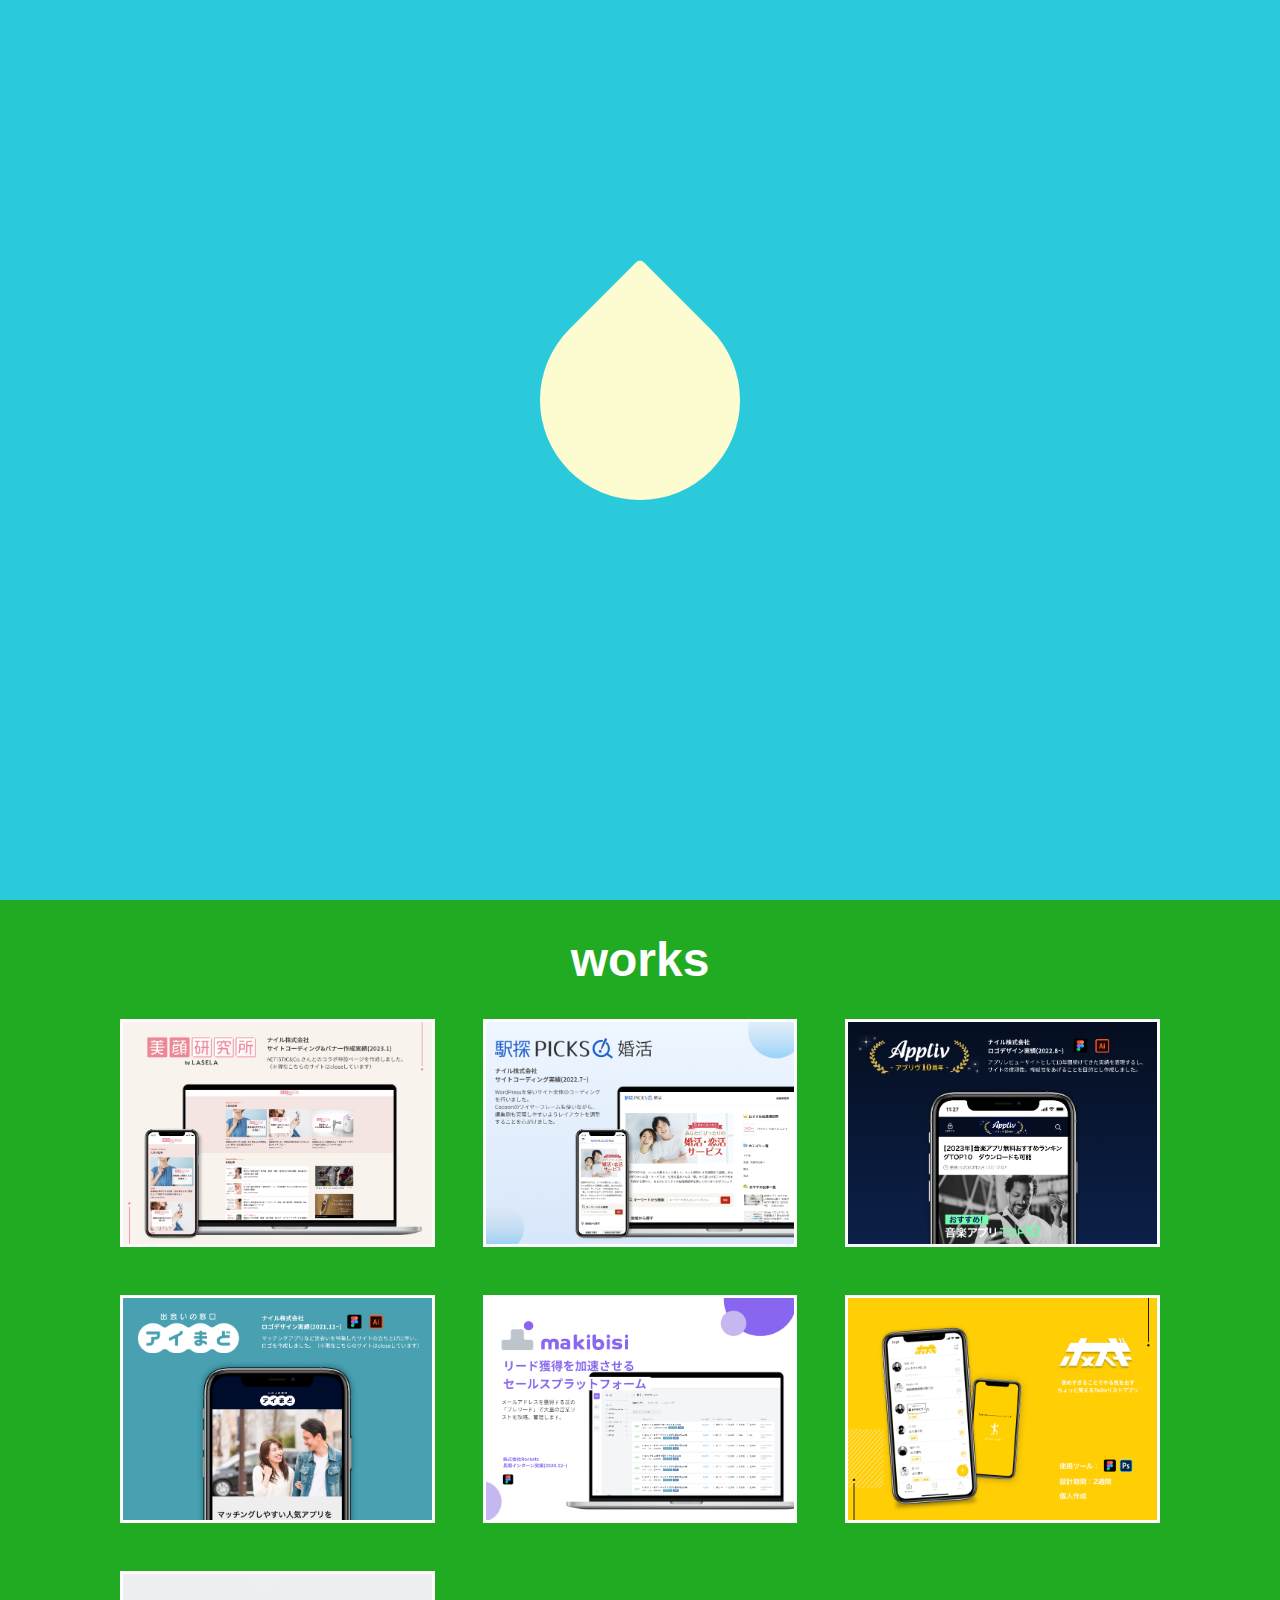
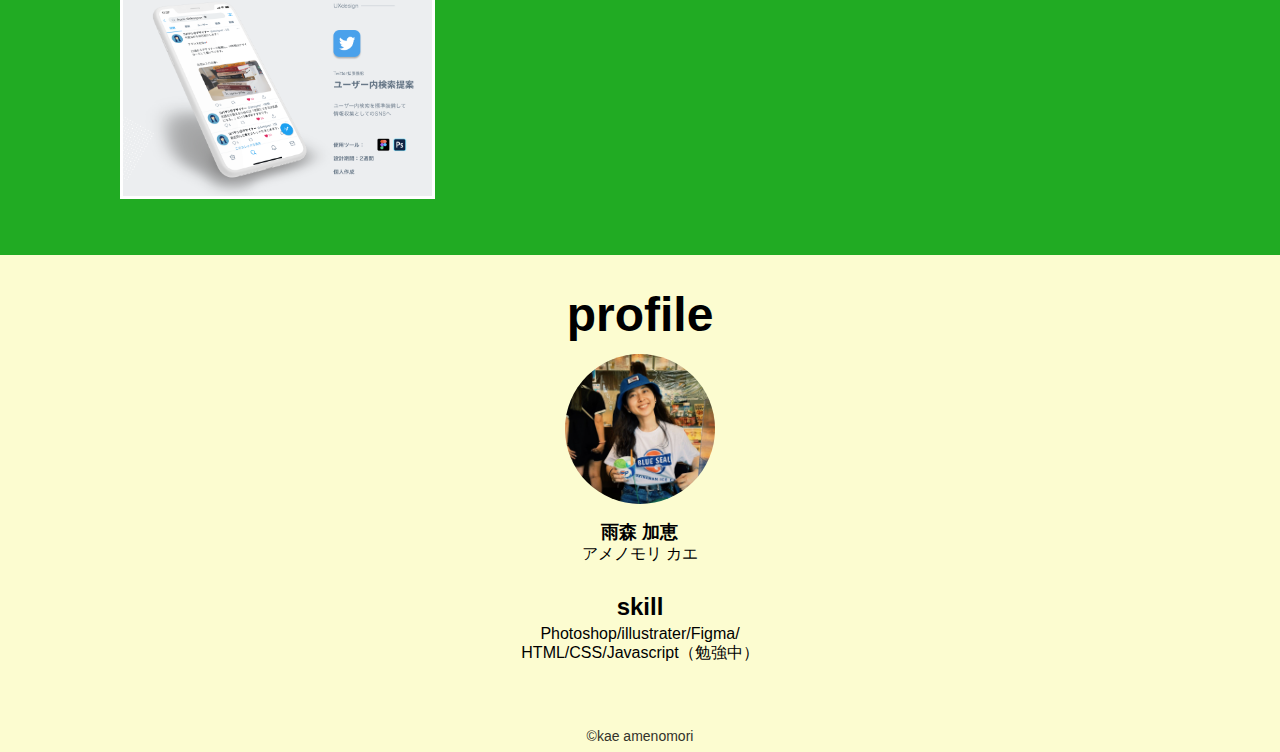
<file: index.html>
<!DOCTYPE html>
<html lang="ja">
<head>
  <meta charset="UTF-8">
  <meta http-equiv="X-UA-Compatible" content="IE=edge">
  <meta name="viewport" content="width=device-width, initial-scale=1.0">
  <title>ame portfolio</title>
  <link rel="stylesheet" href="style.css">
  <link rel=”icon” href="./img/girl.png">
  <link rel="stylesheet" href="https://use.fontawesome.com/releases/v5.8.2/css/all.css" integrity="sha384-oS3vJWv+0UjzBfQzYUhtDYW+Pj2yciDJxpsK1OYPAYjqT085Qq/1cq5FLXAZQ7Ay" crossorigin="anonymous">
</head>
<body>
  <main>
    <body>
      <div class="firstview">
        <div class="firstview-title">
          <h1>kae<br>amenomori</h1>
          <img class="girl" src="./img/girl.png">
          <a class="arrow-icon" href="#works"><i class="fas fa-angle-down"></i></a>
        </div>
        <div class="drop-container">
          <div class="drop"></div>
        </div>
      </div>
      <div class="works" id="works">   
        <div class="works-title">works</div>
        <div class="works-items">
          <div class="works-item"><a href="./biganlab.html"><img src="./img/biganlab_01.png"></a></div>
          <div class="works-item"><a href="./ekitan.html"><img src="./img/ekitan_01.png"></a></div>
          <div class="works-item"><a href="./appliv10th.html"><img src="./img/appliv10th_01.png"></a></div>
          <div class="works-item"><a href="./aimado.html"><img src="./img/aimado_01.png"></a></div>
          <div class="works-item"><a href="./makibishi.html"><img src="./img/makibishi_01.png"></a></div>
          <div class="works-item"><a href="./homesugi.html"><img src="./img/homesugi_01.png"></a></div>
          <div class="works-item"><a href="./twitterux.html"><img src="./img/twitterux_01.png"></a></div>
          <!-- <div class="works-item"><a href="./proscons.html"><img src="./img/proscons_top.png"></a></div> -->
          <!-- <div class="works-item"><img src="./img/lasela-ab_top.png"></div> -->
          <!-- <div class="works-item"><img src="./img/awa01.png"></div> -->
          <!-- <div class="works-item"><img src="./img/pairs.png"></div> -->
          <!-- <div class="works-item"><img src="./img/lasela-banner_top.png"></div>
          <div class="works-item"><img src="./img/picsart-banner_top.png"></div>
          <div class="works-item"><img src="./img/deai-deta_top.png"></div> -->
        </div>
        <!-- <div class="works-morebtn">
          <a href="">もっと見る↓</a>
        </div> -->
      </div>
      <div class="profile">
        <div class="left">
          <div class="profile-title">
              profile
          </div>
          <div class="profile-contents">
            <div class="profile-image">
              <img class="girl" src="./img/proflie-image.jpg">
            </div>
            <ul>
              <li><b>雨森 加恵</b><br>アメノモリ カエ</li>
            </ul> 
            <div class="profile-skill">skill</div>
            <p>Photoshop/illustrater/Figma/<br>
            HTML/CSS/Javascript（勉強中）
            </p>
          </div>
          
      </div>
      </div>
    </body>
  </main>
  <footer>©︎kae amenomori</footer>
</body>
</html>
</file>
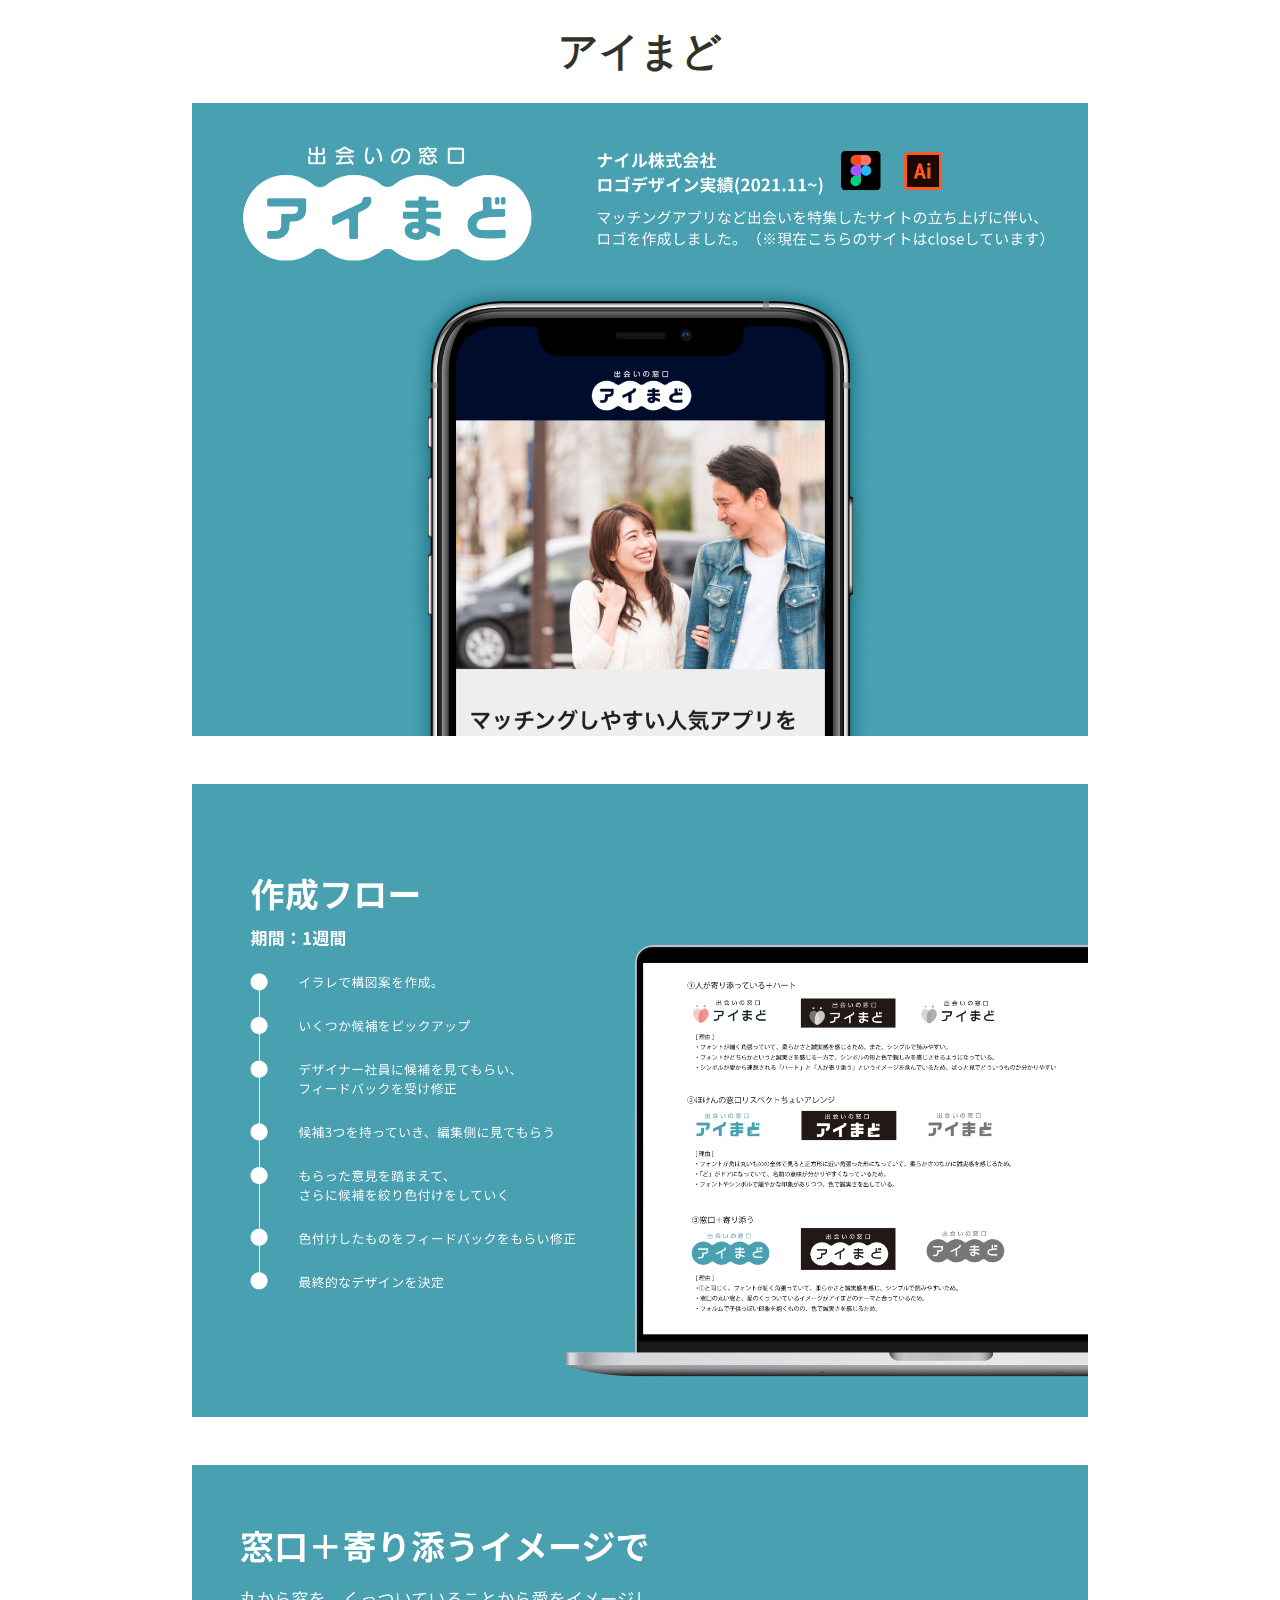
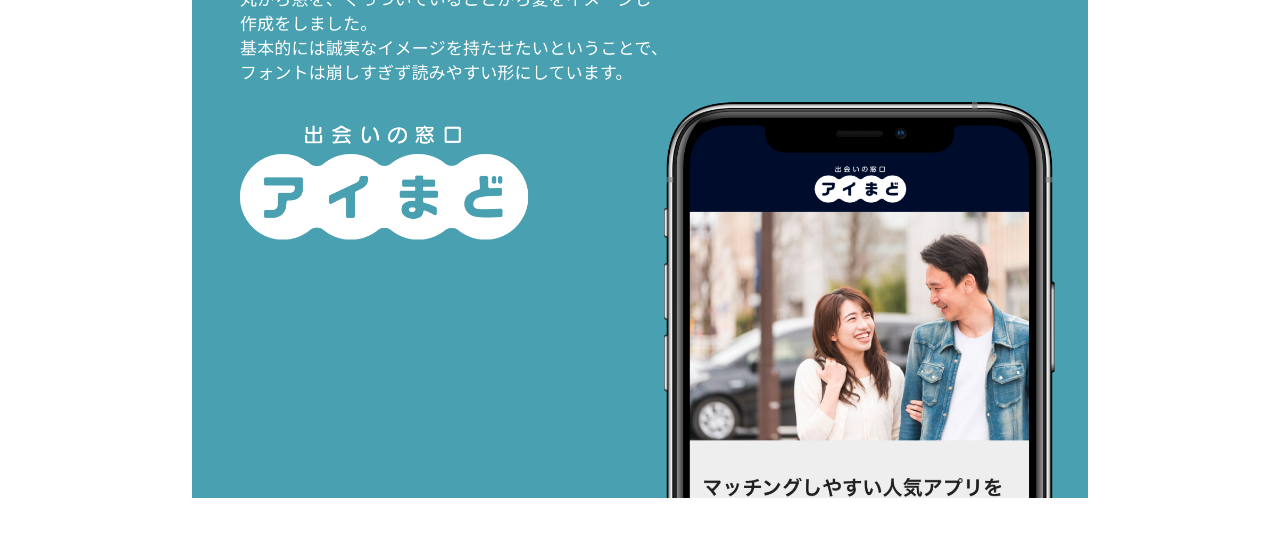
<file: aimado.html>
<!DOCTYPE html>
<html lang="ja">
<head>
  <meta charset="UTF-8">
  <meta http-equiv="X-UA-Compatible" content="IE=edge">
  <meta name="viewport" content="width=device-width, initial-scale=1.0">
  <title>ame portfolio</title>
  <link rel="stylesheet" href="style.css">
  <link rel=”icon” href="./img/girl.png">
  <link rel="stylesheet" href="https://use.fontawesome.com/releases/v5.8.2/css/all.css" integrity="sha384-oS3vJWv+0UjzBfQzYUhtDYW+Pj2yciDJxpsK1OYPAYjqT085Qq/1cq5FLXAZQ7Ay" crossorigin="anonymous">
</head>
<body>
  <main>
    <div class="main-image">
      <div class="works-title">アイまど</div>
      <div class="w-inner">
        <div class="w-image">
          <img src="./img/aimado_01.png">
        </div>
        <div class="w-image">
          <img src="./img/aimado_02.png">
        </div>
        <div class="w-image">
          <img src="./img/aimado_03.png">
        </div>
      </div>
    </div>
  </main>
</body>
</file>
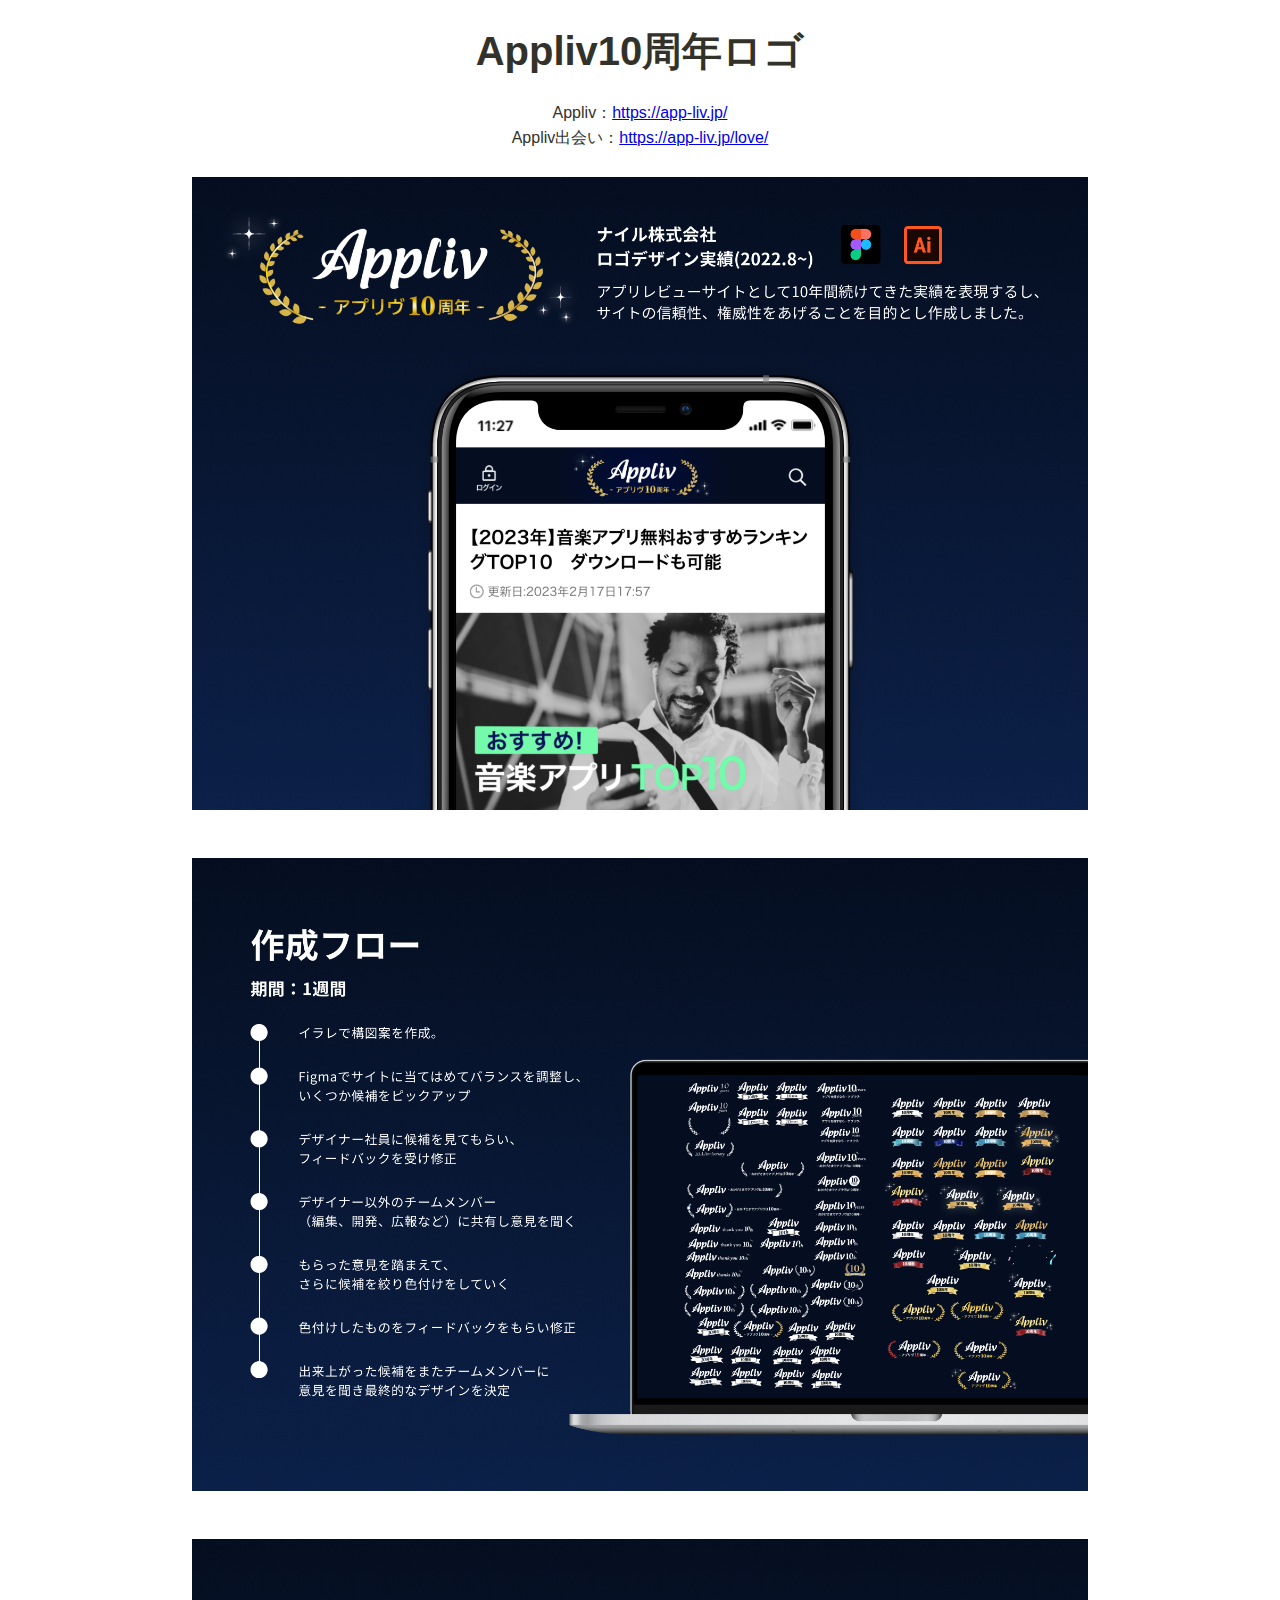
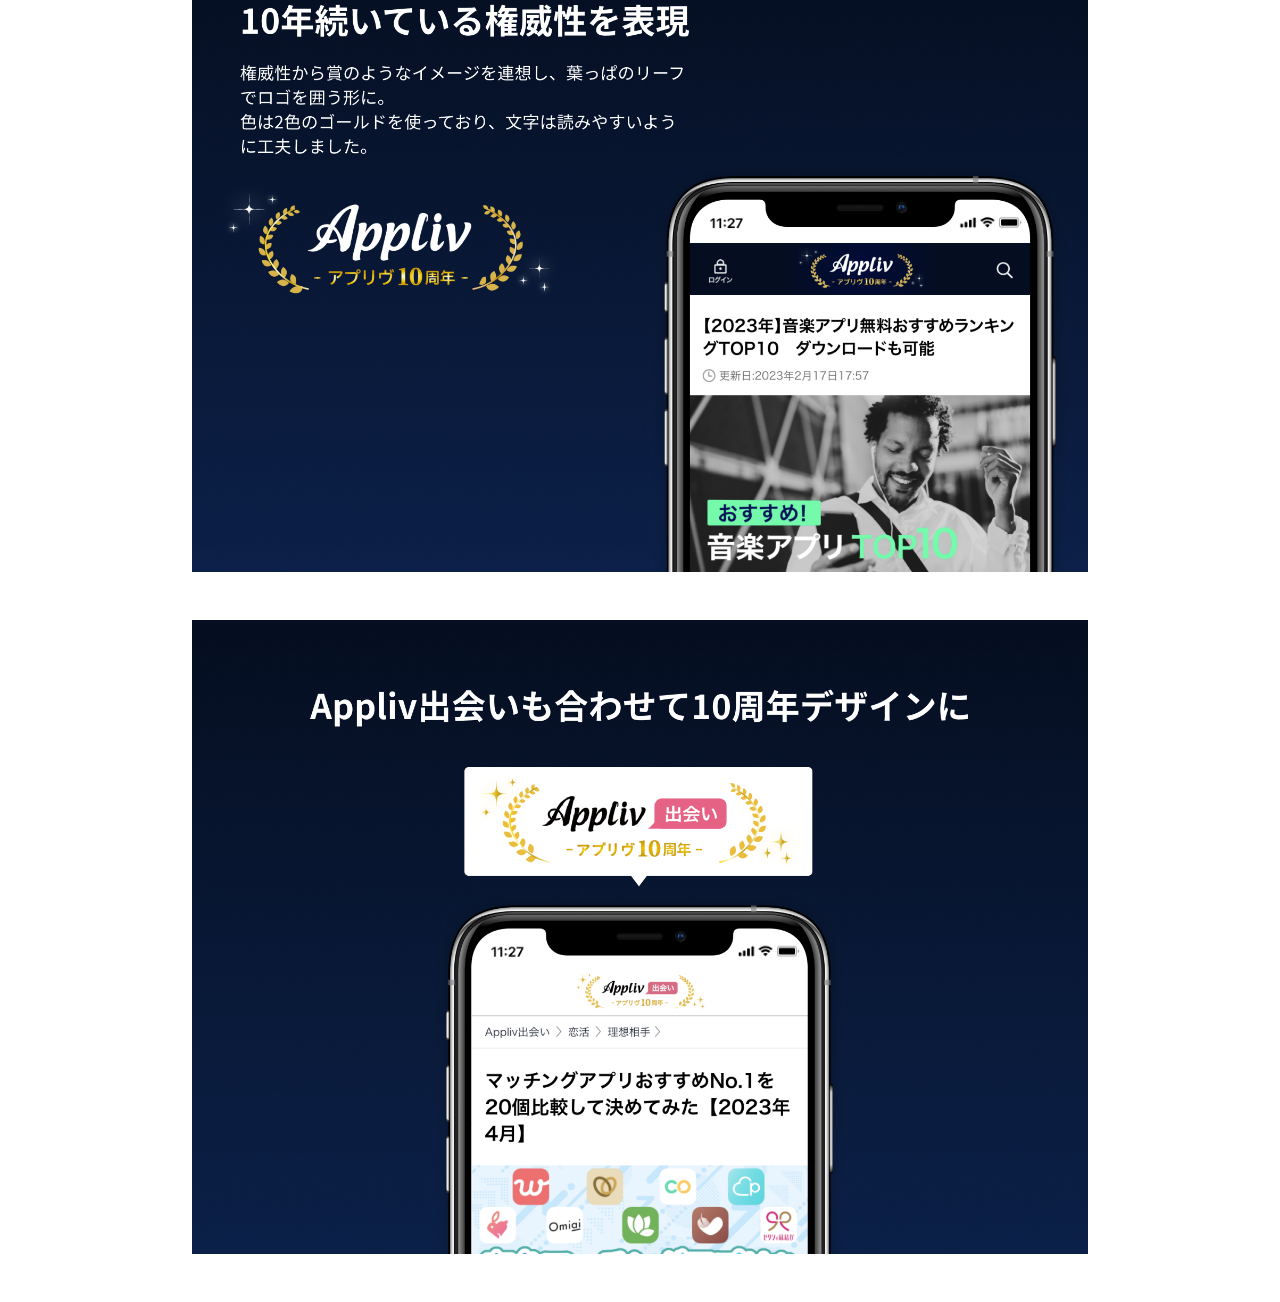
<file: appliv10th.html>
<!DOCTYPE html>
<html lang="ja">
<head>
  <meta charset="UTF-8">
  <meta http-equiv="X-UA-Compatible" content="IE=edge">
  <meta name="viewport" content="width=device-width, initial-scale=1.0">
  <title>ame portfolio</title>
  <link rel="stylesheet" href="style.css">
  <link rel=”icon” href="./img/girl.png">
  <link rel="stylesheet" href="https://use.fontawesome.com/releases/v5.8.2/css/all.css" integrity="sha384-oS3vJWv+0UjzBfQzYUhtDYW+Pj2yciDJxpsK1OYPAYjqT085Qq/1cq5FLXAZQ7Ay" crossorigin="anonymous">
</head>
<body>
  <main>
    <div class="main-image">
      <div class="works-title">Appliv10周年ロゴ</div>
      <div class="w-inner">
        <div class="w-detail">
          <p>Appliv：<a href="https://app-liv.jp/" target="_blank">https://app-liv.jp/</a></p>
          <p>Appliv出会い：<a href="https://app-liv.jp/love/" target="_blank">https://app-liv.jp/love/</a></p>
        </div>
        <div class="w-image">
          <img src="./img/appliv10th_01.png">
        </div>
        <div class="w-image">
          <img src="./img/appliv10th_02.png">
        </div>
        <div class="w-image">
          <img src="./img/appliv10th_03.png">
        </div>
        <div class="w-image">
          <img src="./img/appliv10th_04.png">
        </div>
      </div>
    </div>
  </main>
</body>
</file>
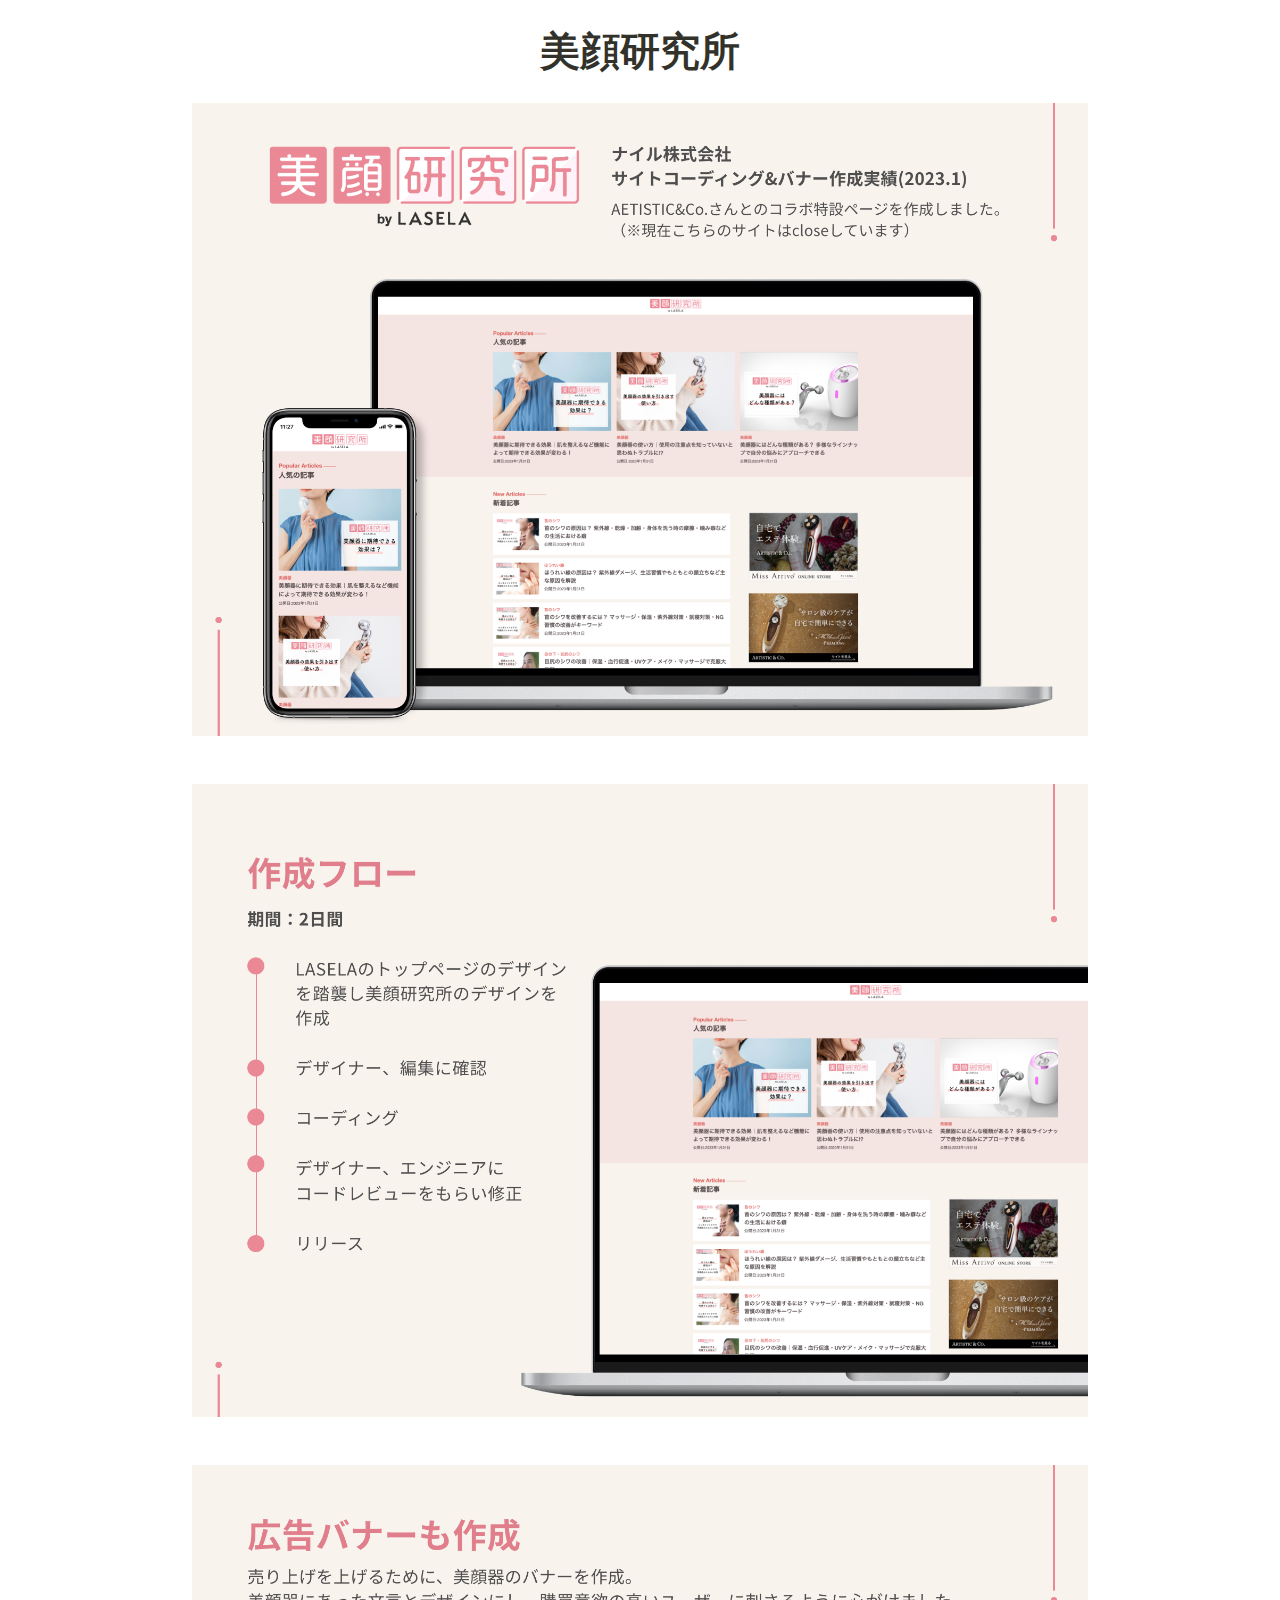
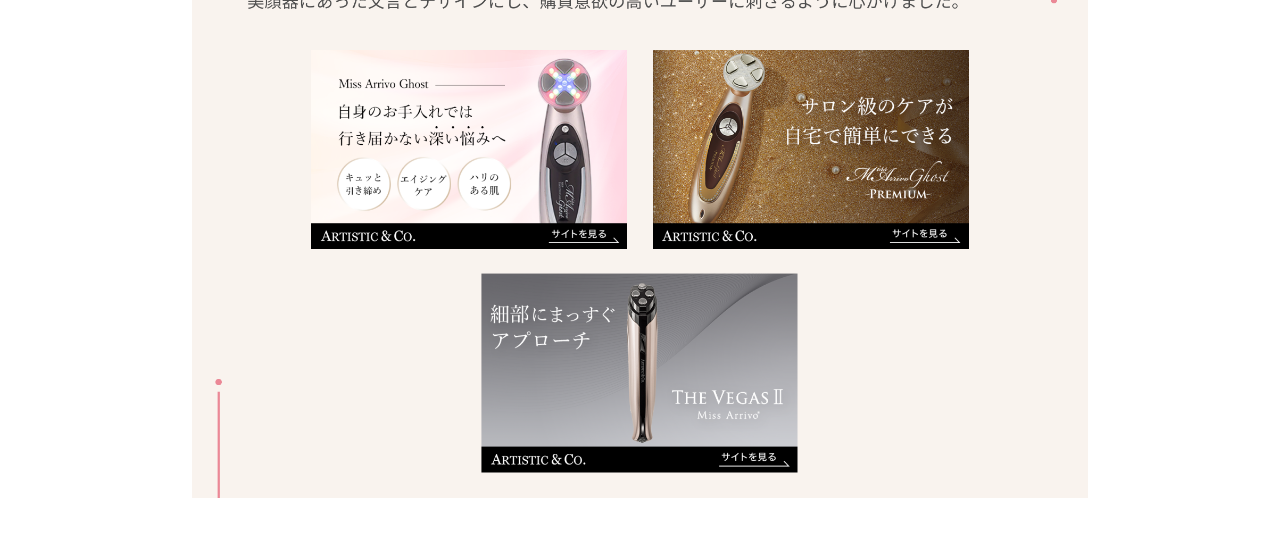
<file: biganlab.html>
<!DOCTYPE html>
<html lang="ja">
<head>
  <meta charset="UTF-8">
  <meta http-equiv="X-UA-Compatible" content="IE=edge">
  <meta name="viewport" content="width=device-width, initial-scale=1.0">
  <title>ame portfolio</title>
  <link rel="stylesheet" href="style.css">
  <link rel=”icon” href="./img/girl.png">
  <link rel="stylesheet" href="https://use.fontawesome.com/releases/v5.8.2/css/all.css" integrity="sha384-oS3vJWv+0UjzBfQzYUhtDYW+Pj2yciDJxpsK1OYPAYjqT085Qq/1cq5FLXAZQ7Ay" crossorigin="anonymous">
</head>
<body>
  <main>
    <div class="main-image">
      <div class="works-title">美顔研究所</div>
      <div class="w-inner">
        <div class="w-image">
          <img src="./img/biganlab_01.png">
        </div>
        <div class="w-image">
          <img src="./img/biganlab_02.png">
        </div>
        <div class="w-image">
          <img src="./img/biganlab_03.png">
        </div>
      </div>
    </div>
  </main>
</body>
</file>
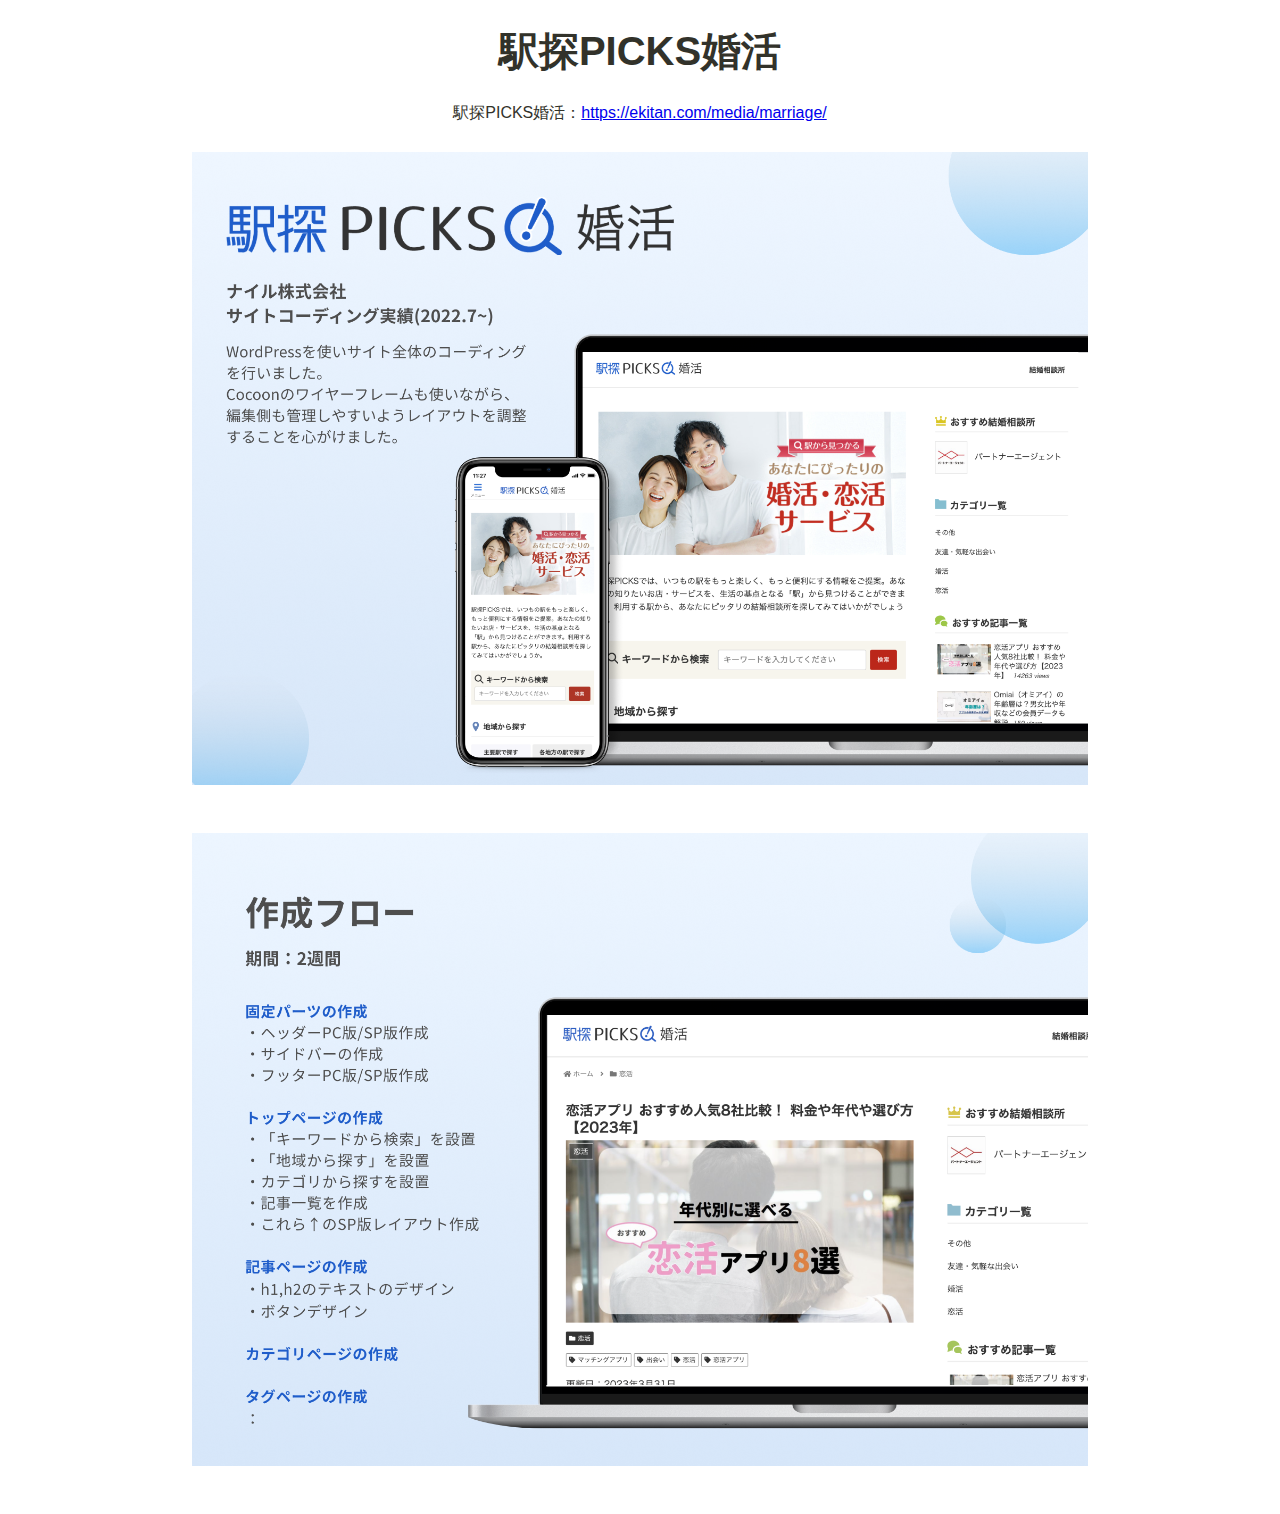
<file: ekitan.html>
<!DOCTYPE html>
<html lang="ja">
<head>
  <meta charset="UTF-8">
  <meta http-equiv="X-UA-Compatible" content="IE=edge">
  <meta name="viewport" content="width=device-width, initial-scale=1.0">
  <title>ame portfolio</title>
  <link rel="stylesheet" href="style.css">
  <link rel=”icon” href="./img/girl.png">
  <link rel="stylesheet" href="https://use.fontawesome.com/releases/v5.8.2/css/all.css" integrity="sha384-oS3vJWv+0UjzBfQzYUhtDYW+Pj2yciDJxpsK1OYPAYjqT085Qq/1cq5FLXAZQ7Ay" crossorigin="anonymous">
</head>
<body>
  <main>
    <div class="main-image">
      <div class="works-title">駅探PICKS婚活</div>
      <div class="w-inner">
        <div class="w-detail">
          <p>駅探PICKS婚活：<a href="https://ekitan.com/media/marriage/" target="_blank">https://ekitan.com/media/marriage/</a></p>
        </div>
        <div class="w-image">
          <img src="./img/ekitan_01.png">
        </div>
        <div class="w-image">
          <img src="./img/ekitan_02.png">
        </div>
      </div>
    </div>
  </main>
</body>
</file>
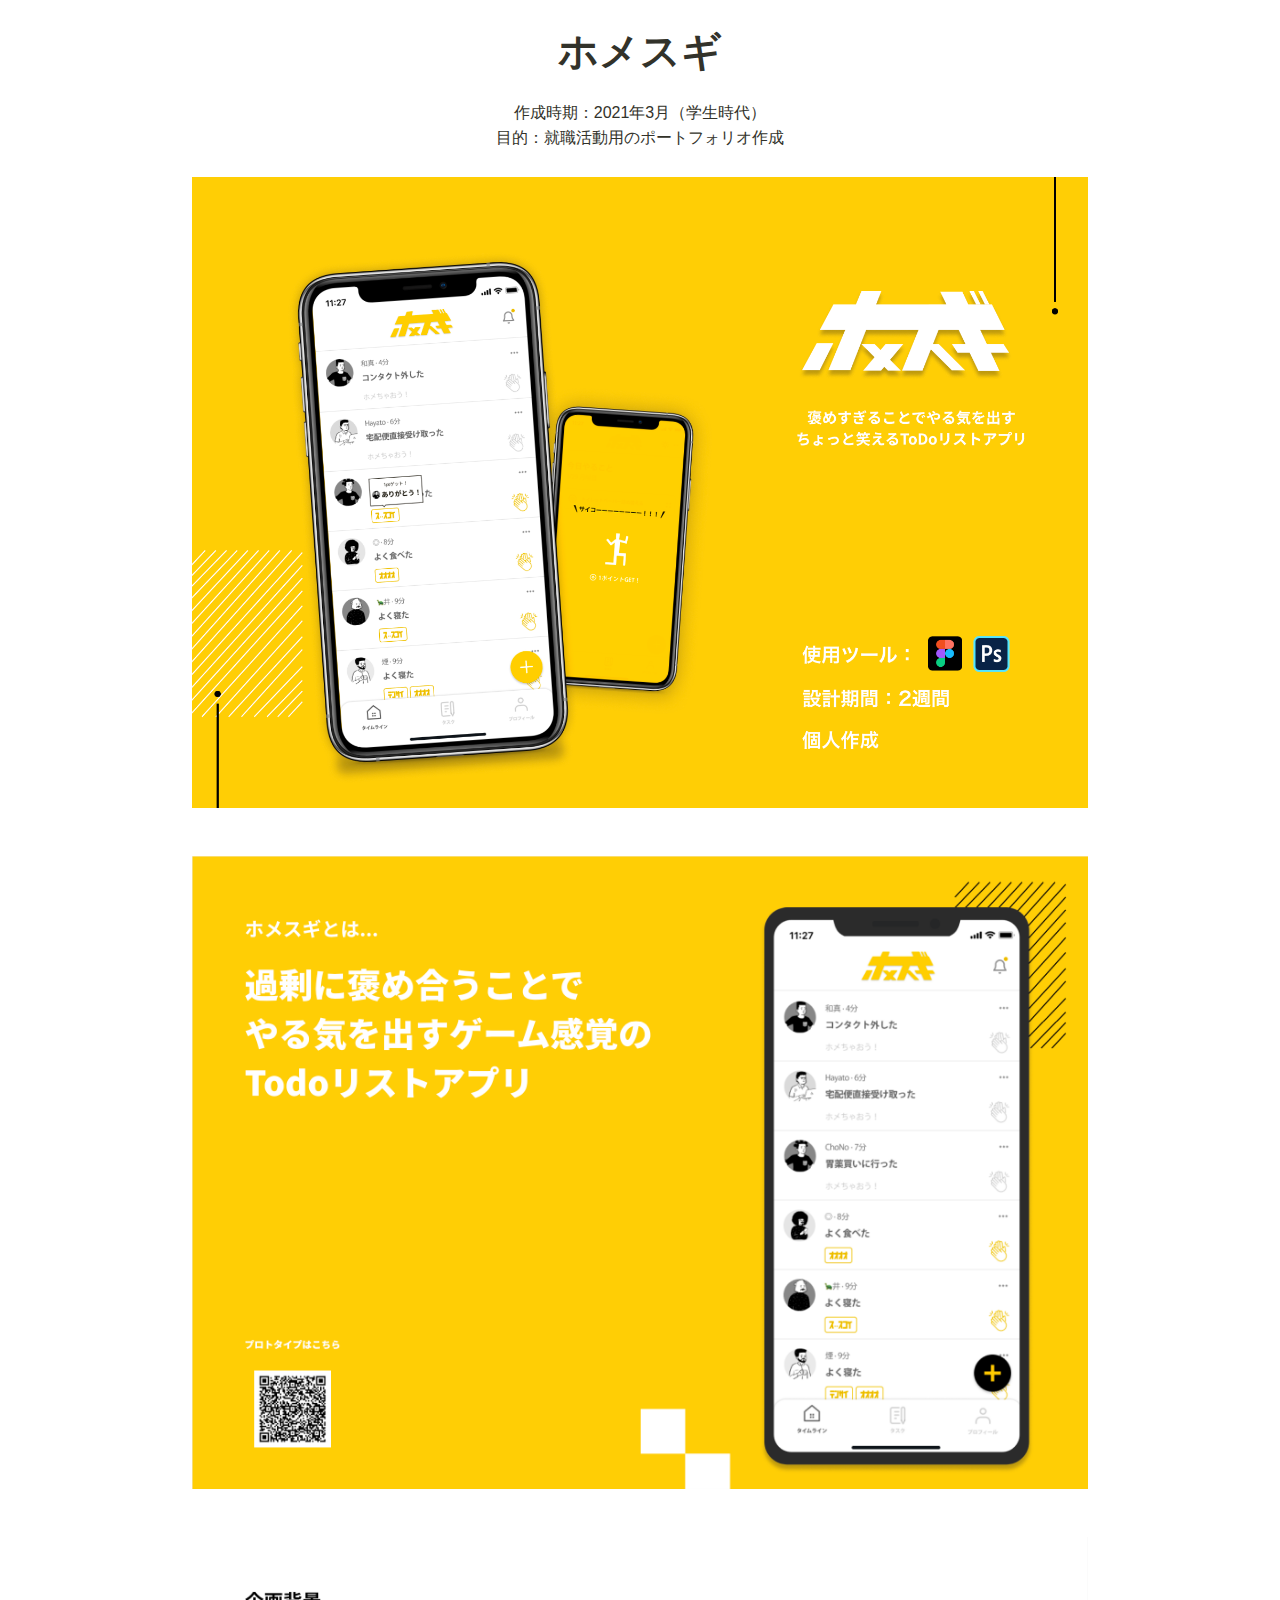
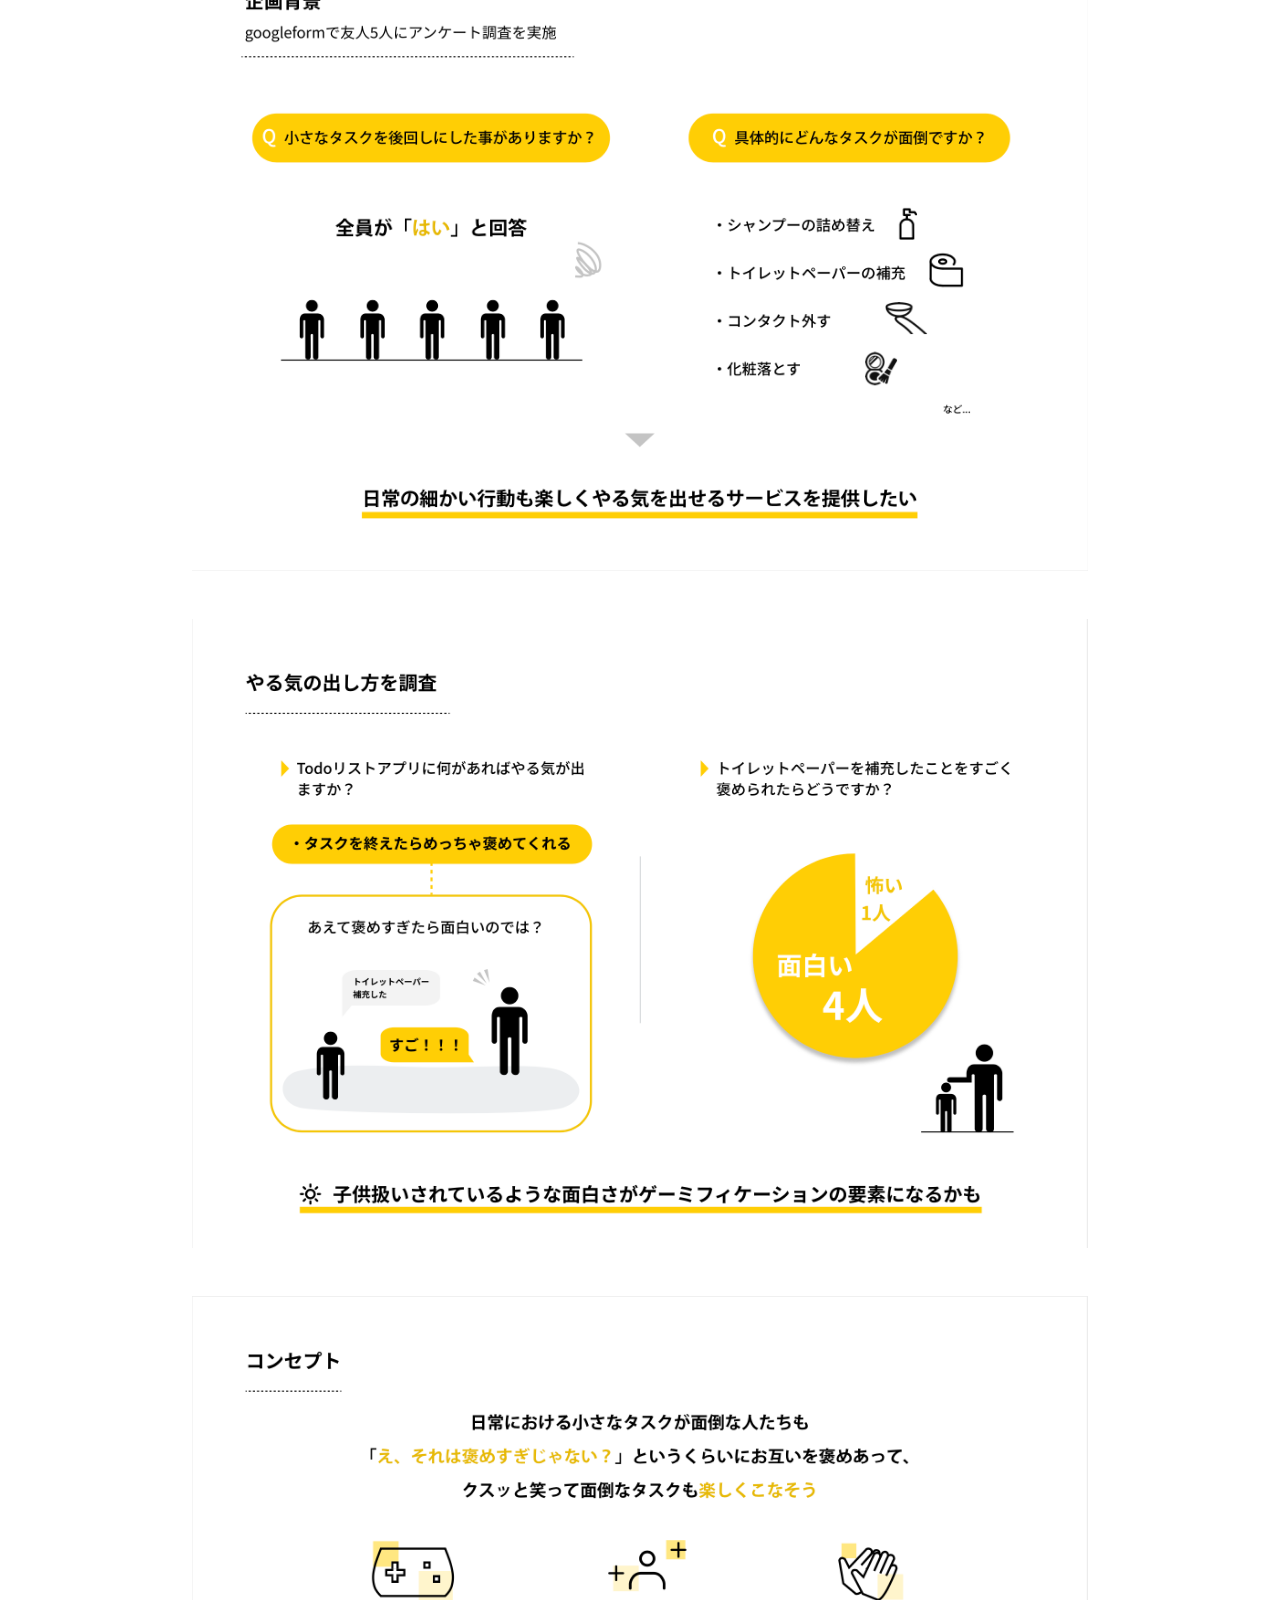
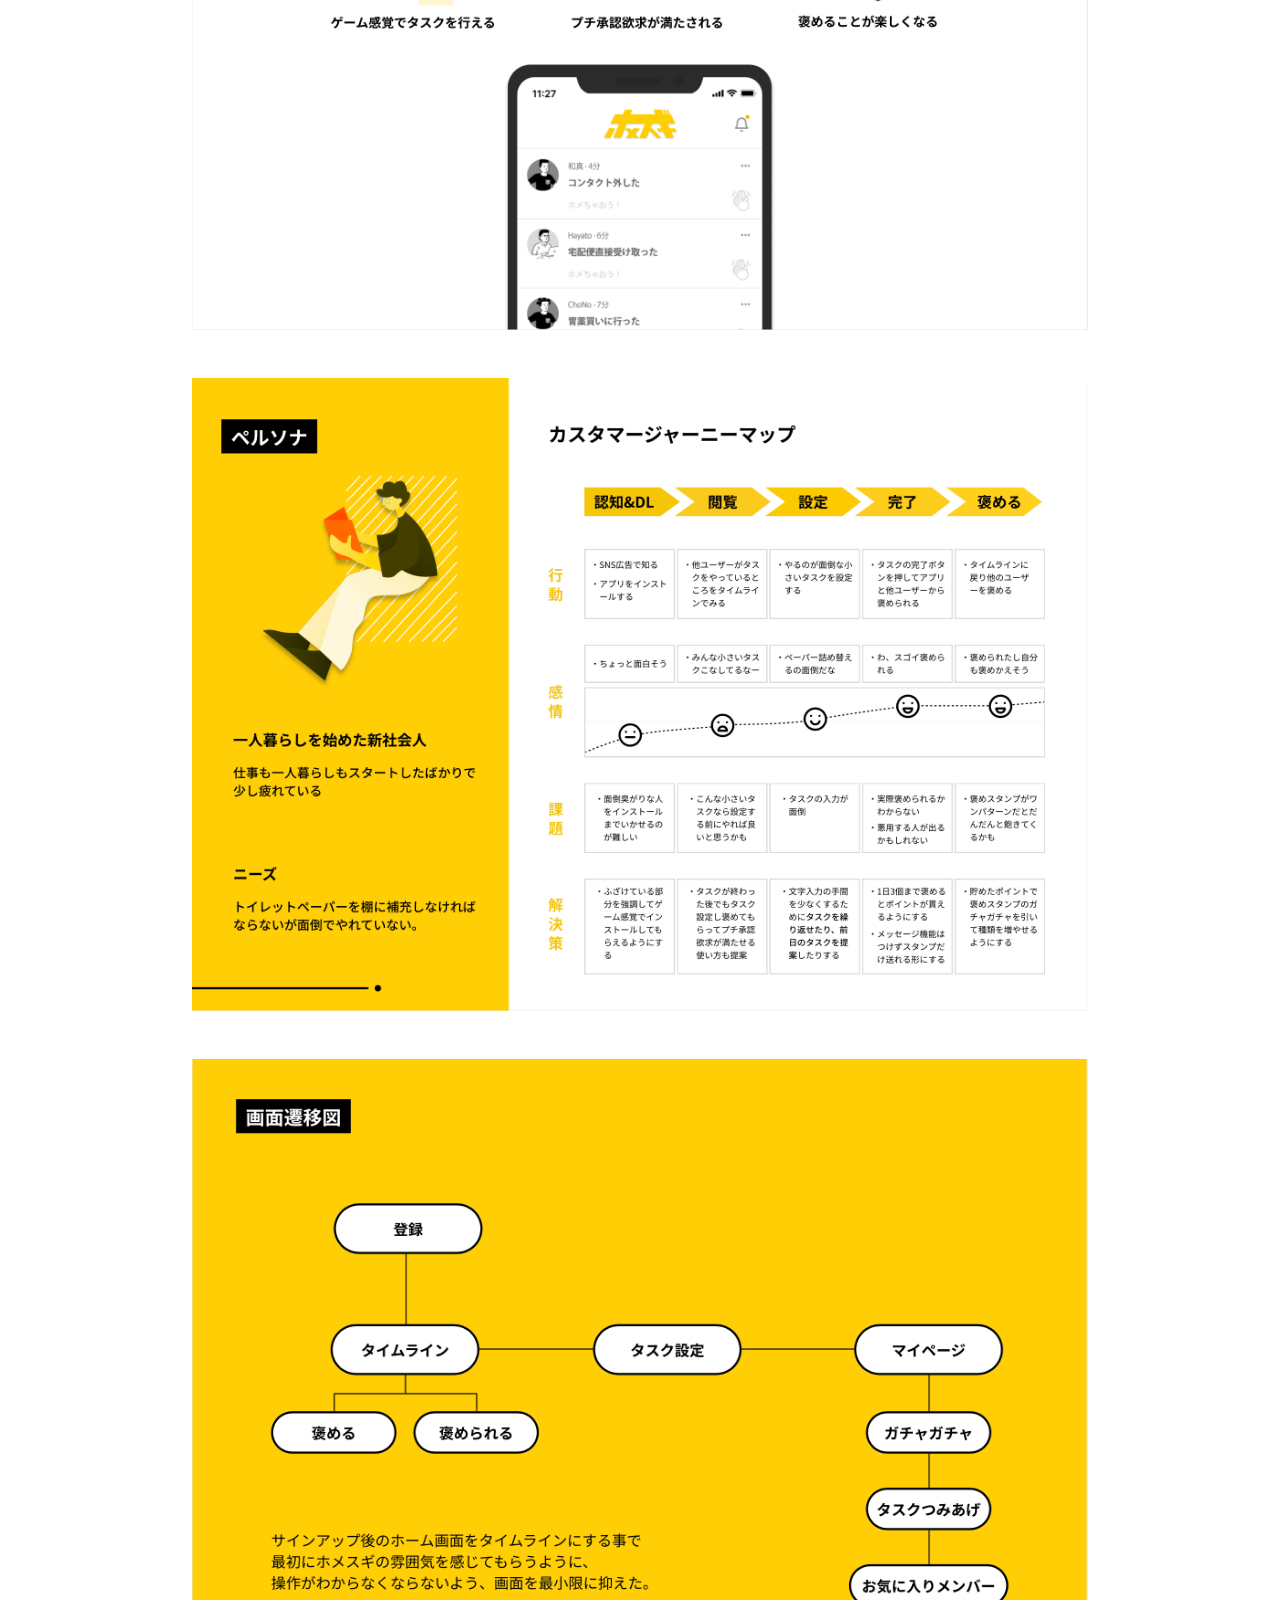
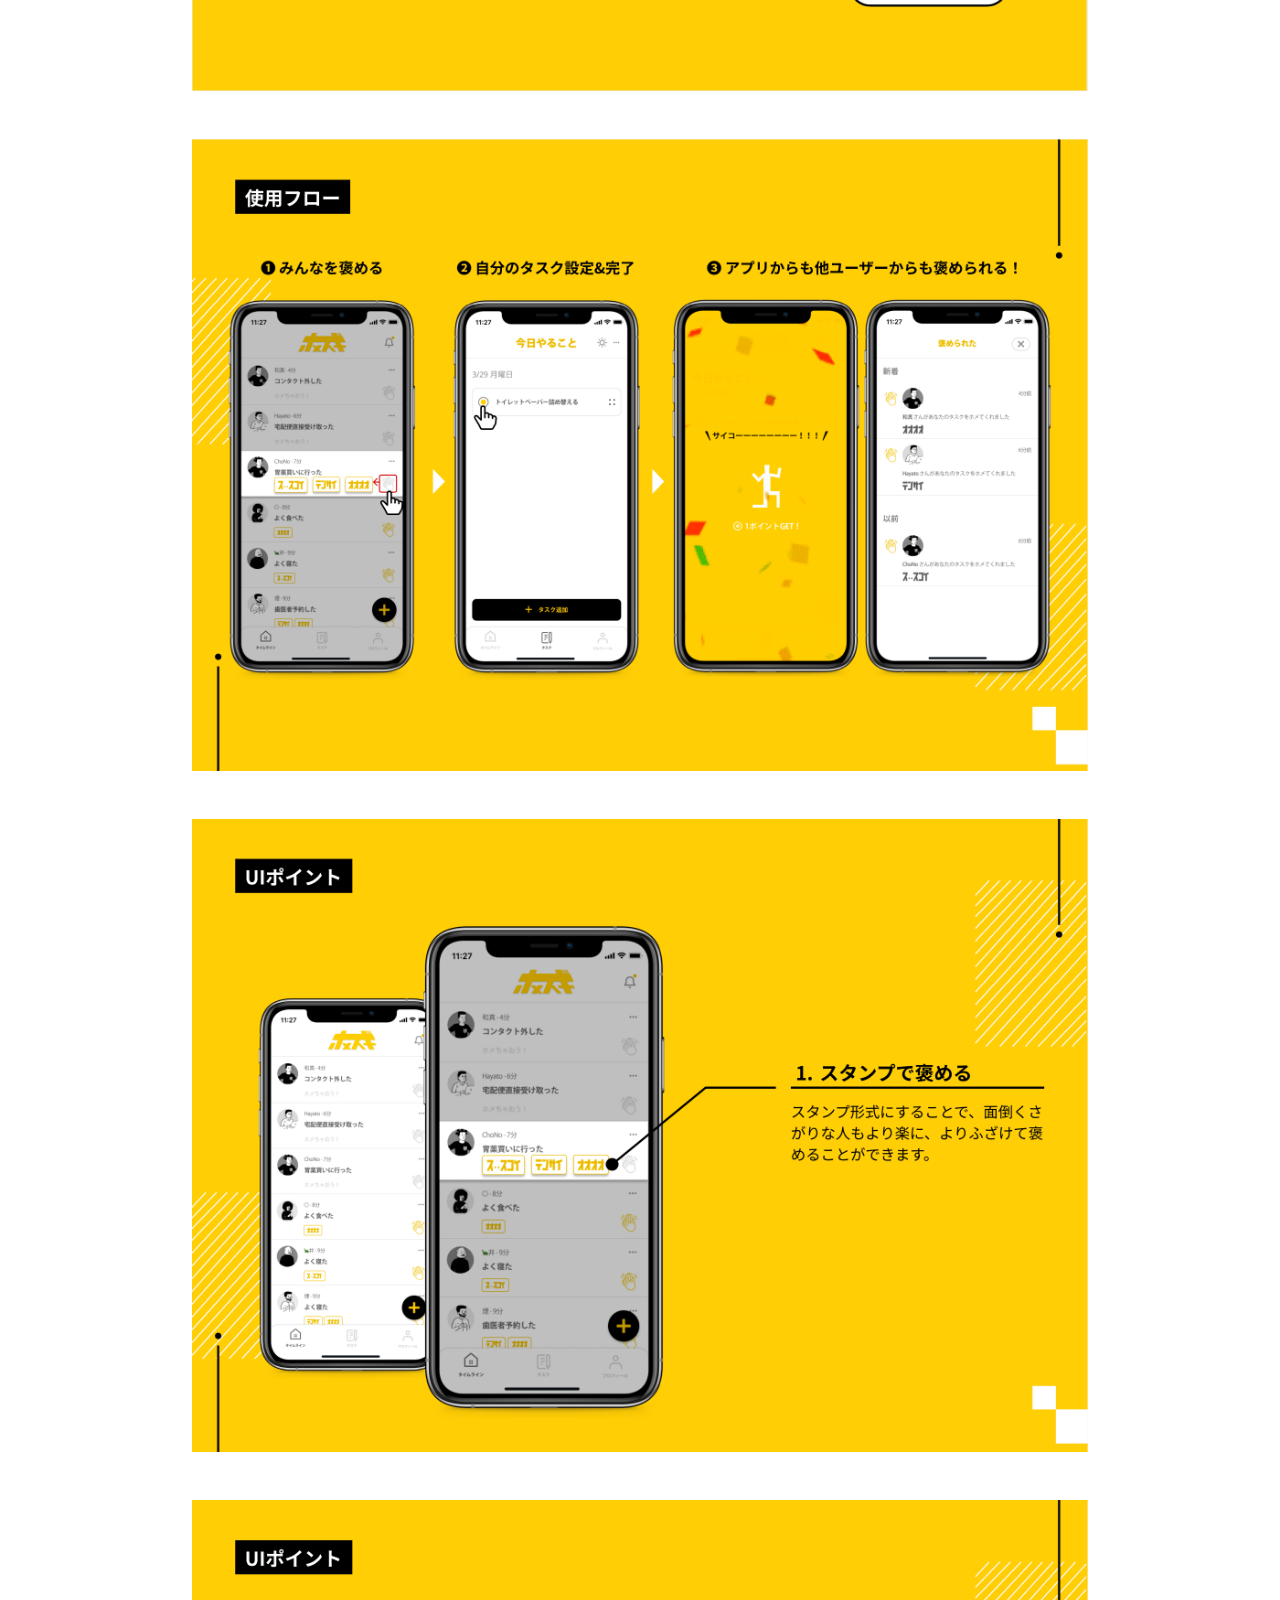
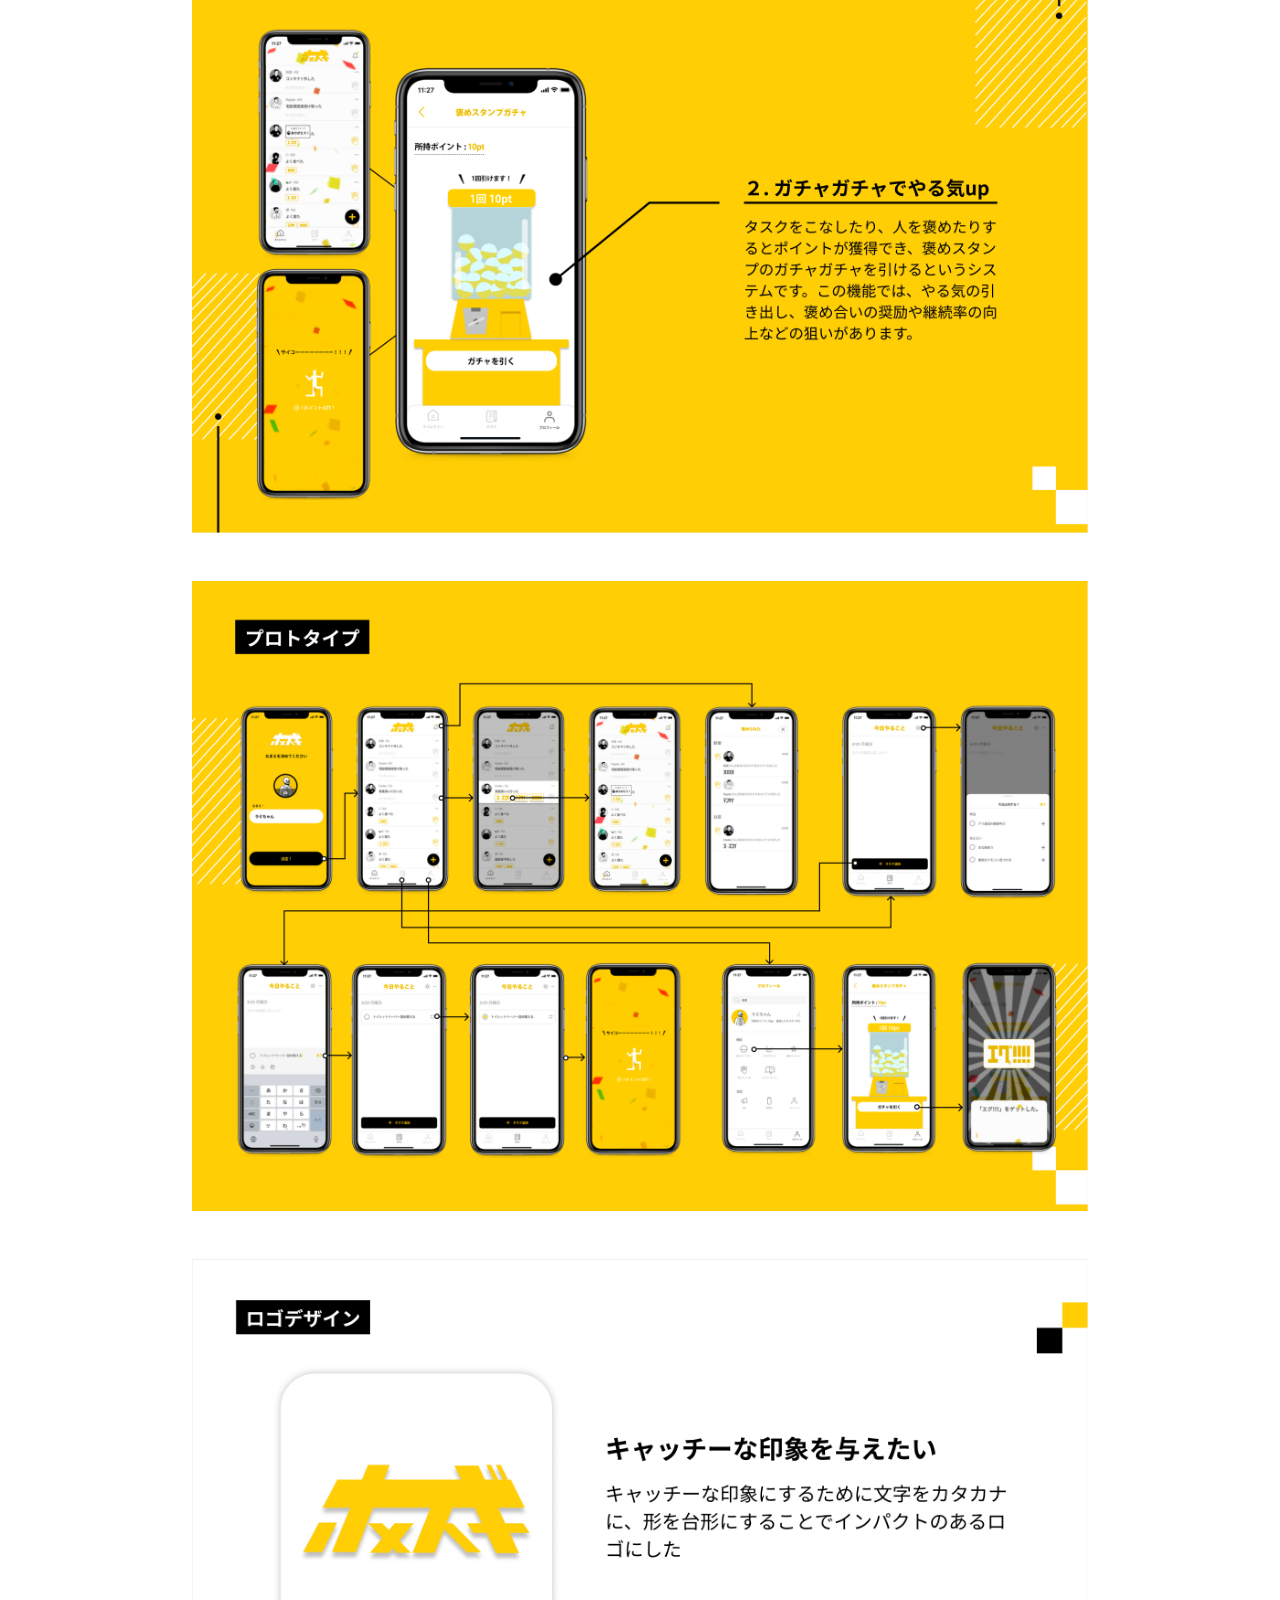
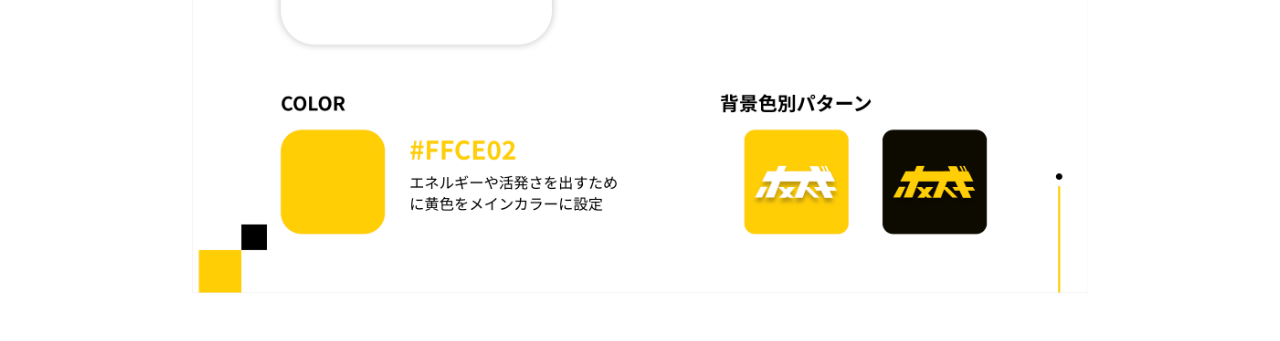
<file: homesugi.html>
<!DOCTYPE html>
<html lang="ja">
<head>
  <meta charset="UTF-8">
  <meta http-equiv="X-UA-Compatible" content="IE=edge">
  <meta name="viewport" content="width=device-width, initial-scale=1.0">
  <title>ame portfolio</title>
  <link rel="stylesheet" href="style.css">
  <link rel=”icon” href="./img/girl.png">
  <link rel="stylesheet" href="https://use.fontawesome.com/releases/v5.8.2/css/all.css" integrity="sha384-oS3vJWv+0UjzBfQzYUhtDYW+Pj2yciDJxpsK1OYPAYjqT085Qq/1cq5FLXAZQ7Ay" crossorigin="anonymous">
</head>
<body>
  <main>
    <div class="main-image">
      <div class="works-title">ホメスギ</div>
      <div class="w-inner">
        <div class="w-detail">
          <p>作成時期：2021年3月（学生時代）</p>
          <p>目的：就職活動用のポートフォリオ作成</p>
        </div>
        <div class="w-image">
          <img src="./img/homesugi_01.png">
        </div>
        <div class="w-image">
          <img src="./img/homesugi_02.png">
        </div>
        <div class="w-image">
          <img src="./img/homesugi_03.png">
        </div>
        <div class="w-image">
          <img src="./img/homesugi_04.png">
        </div>
        <div class="w-image">
          <img src="./img/homesugi_05.png">
        </div>
        <div class="w-image">
          <img src="./img/homesugi_06.png">
        </div>
        <div class="w-image">
          <img src="./img/homesugi_07.png">
        </div>
        <div class="w-image">
          <img src="./img/homesugi_08.png">
        </div>
        <div class="w-image">
          <img src="./img/homesugi_09.png">
        </div>
        <div class="w-image">
          <img src="./img/homesugi_10.png">
        </div>
        <div class="w-image">
          <img src="./img/homesugi_11.png">
        </div>
        <div class="w-image">
          <img src="./img/homesugi_12.png">
        </div>
      </div>
    </div>
  </main>
</body>
</file>
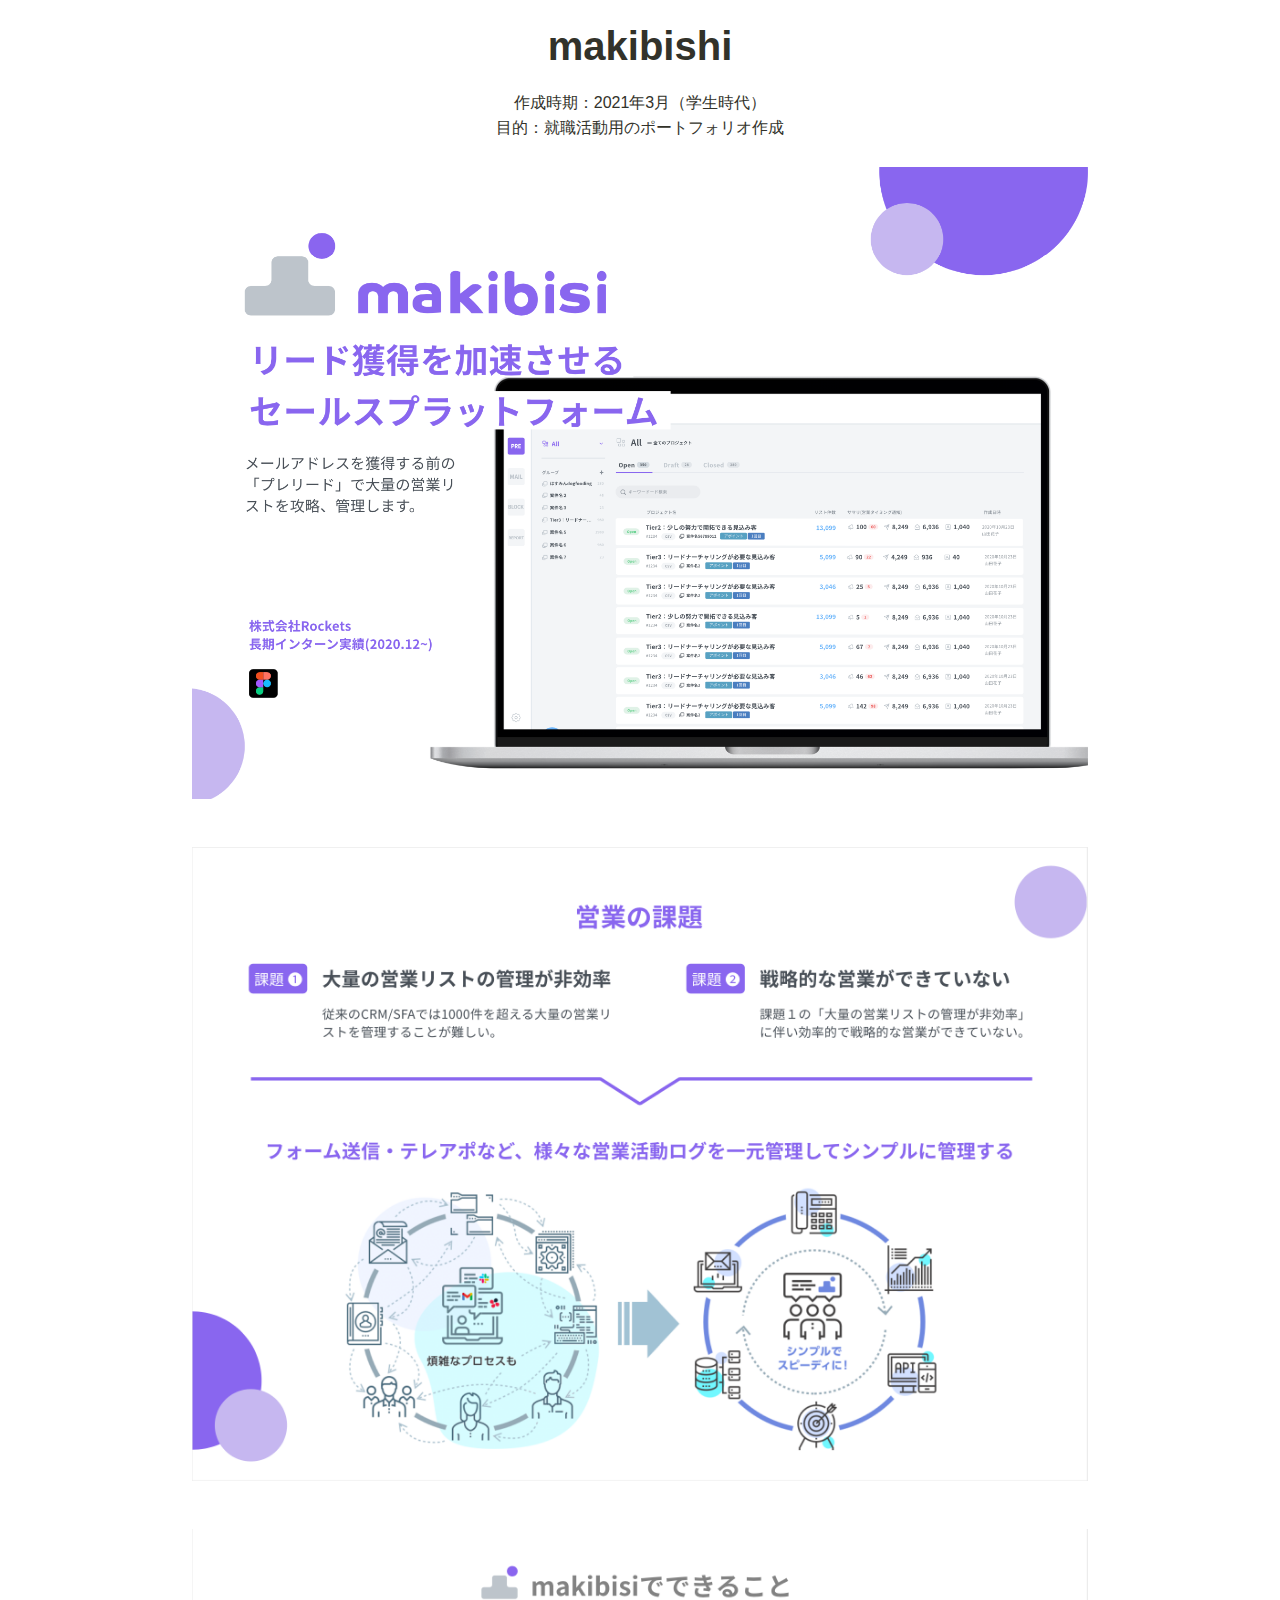
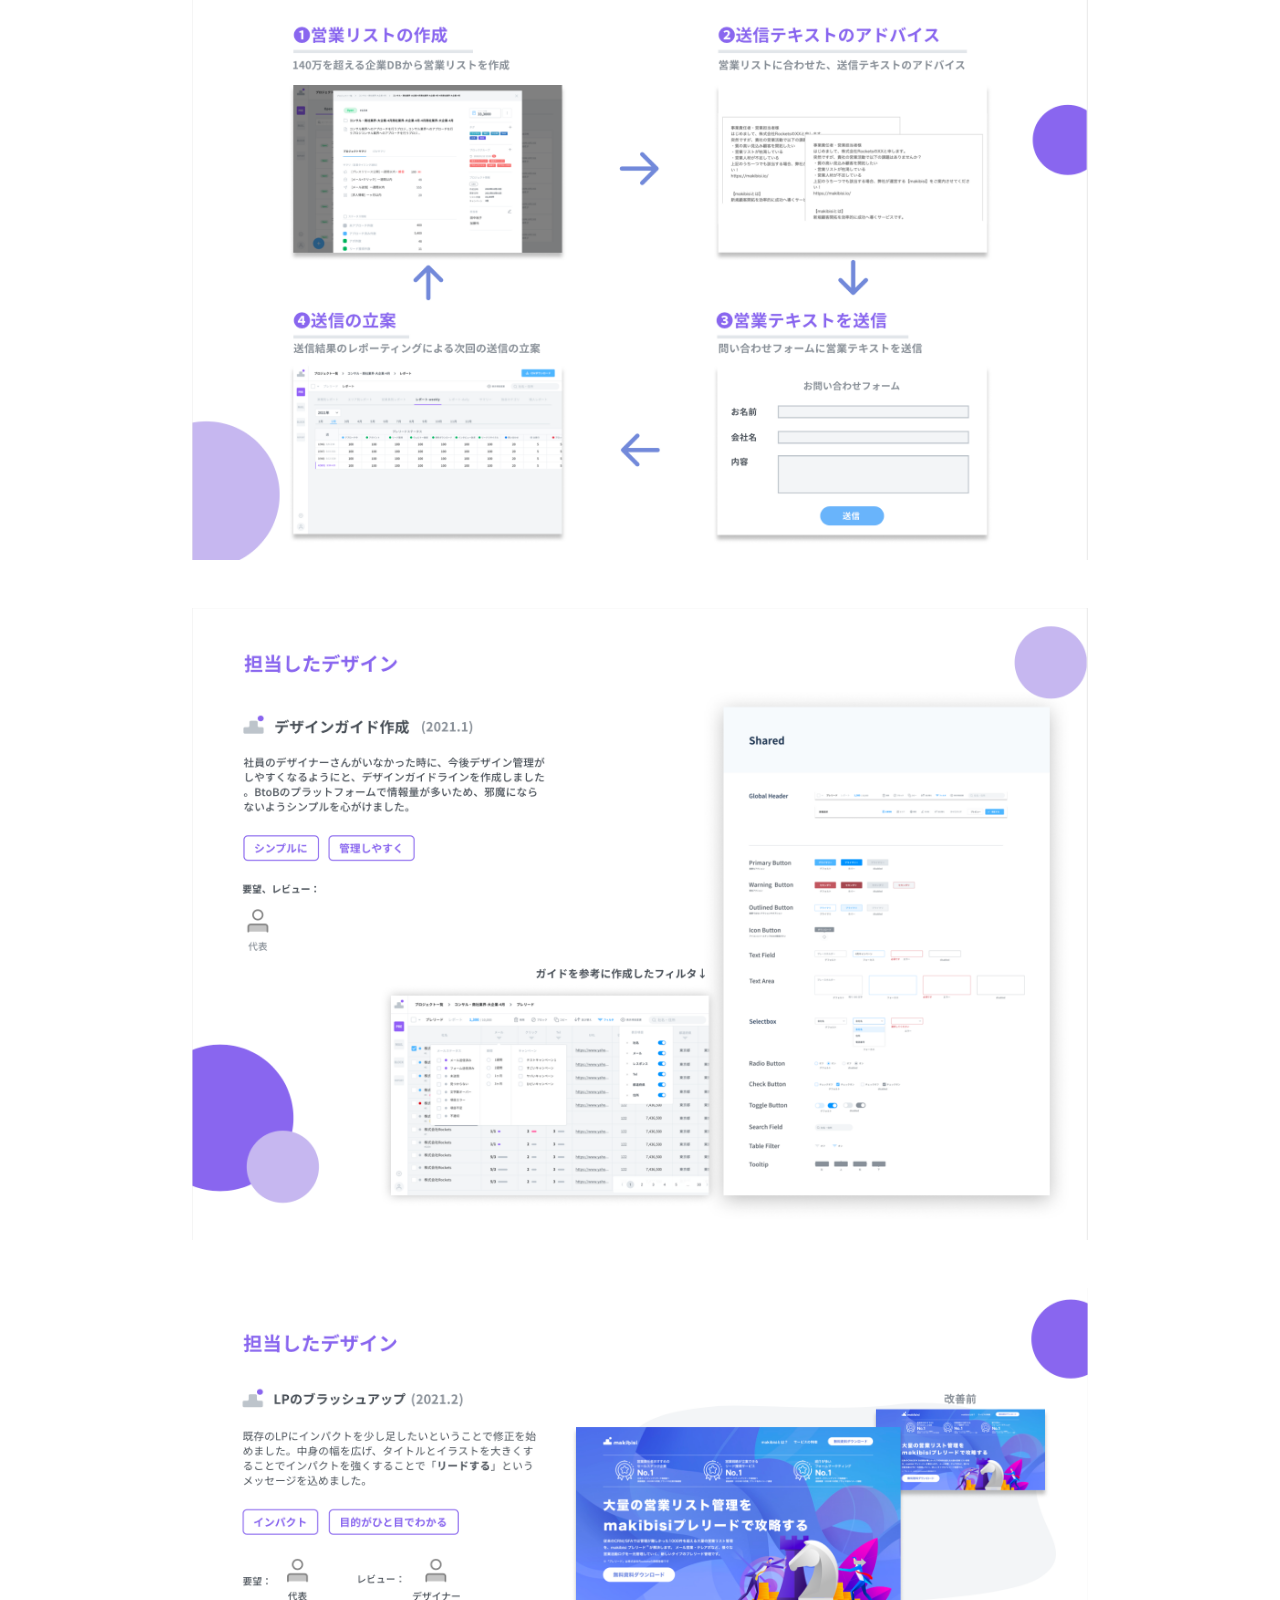
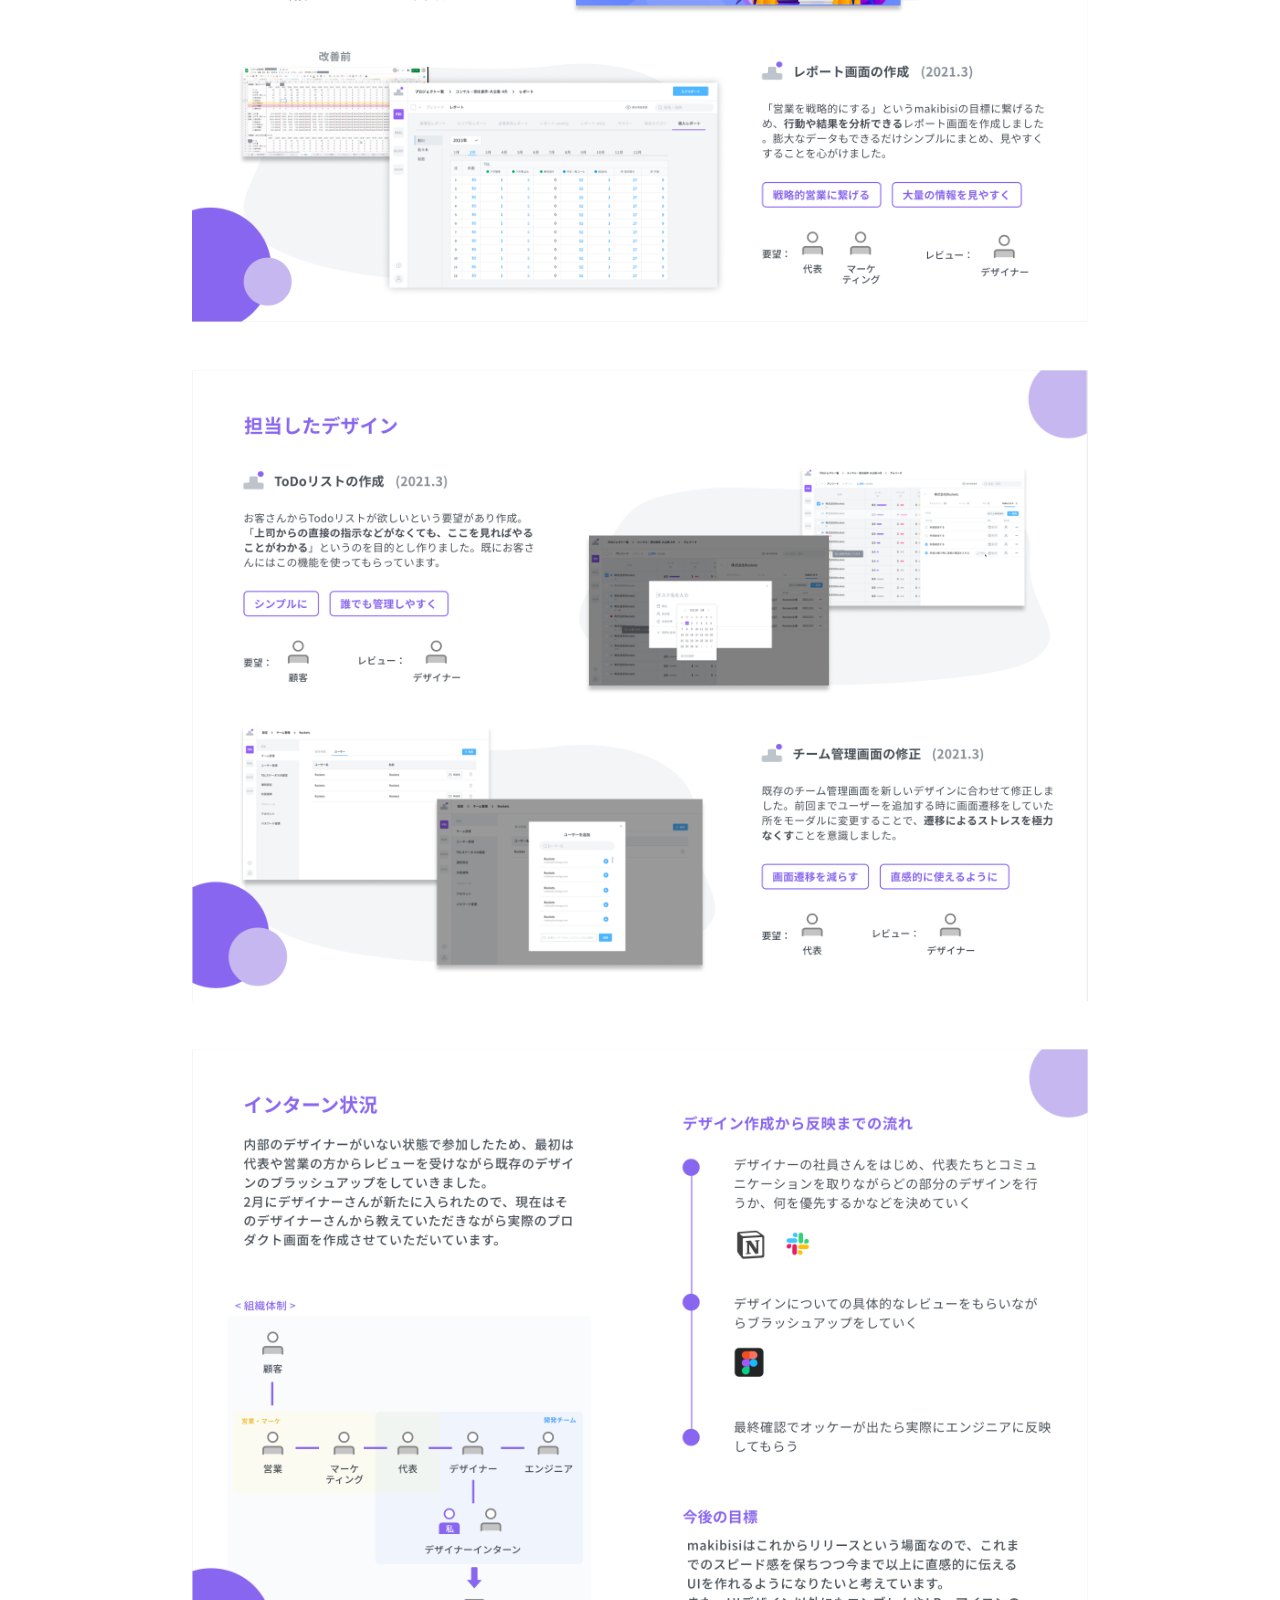
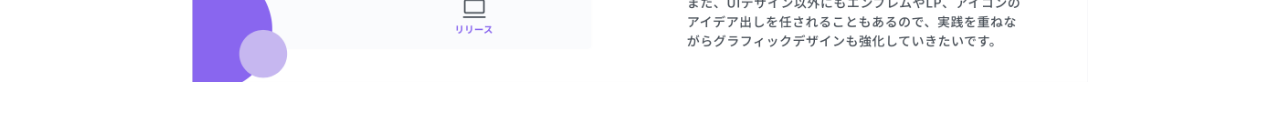
<file: makibishi.html>
<!DOCTYPE html>
<html lang="ja">
<head>
  <meta charset="UTF-8">
  <meta http-equiv="X-UA-Compatible" content="IE=edge">
  <meta name="viewport" content="width=device-width, initial-scale=1.0">
  <title>ame portfolio</title>
  <link rel="stylesheet" href="style.css">
  <link rel=”icon” href="./img/girl.png">
  <link rel="stylesheet" href="https://use.fontawesome.com/releases/v5.8.2/css/all.css" integrity="sha384-oS3vJWv+0UjzBfQzYUhtDYW+Pj2yciDJxpsK1OYPAYjqT085Qq/1cq5FLXAZQ7Ay" crossorigin="anonymous">
</head>
<body>
  <main>
    <div class="main-image">
      <div class="works-title">makibishi</div>
      <div class="w-inner">
        <div class="w-detail">
          <p>作成時期：2021年3月（学生時代）</p>
          <p>目的：就職活動用のポートフォリオ作成</p>
        </div>
        <div class="w-image">
          <img src="./img/makibishi_01.png">
        </div>
        <div class="w-image">
          <img src="./img/makibishi_02.png">
        </div>
        <div class="w-image">
          <img src="./img/makibishi_03.png">
        </div>
        <div class="w-image">
          <img src="./img/makibishi_04.png">
        </div>
        <div class="w-image">
          <img src="./img/makibishi_05.png">
        </div>
        <div class="w-image">
          <img src="./img/makibishi_06.png">
        </div>
        <div class="w-image">
          <img src="./img/makibishi_07.png">
        </div>
      </div>
    </div>
  </main>
</body>
</file>
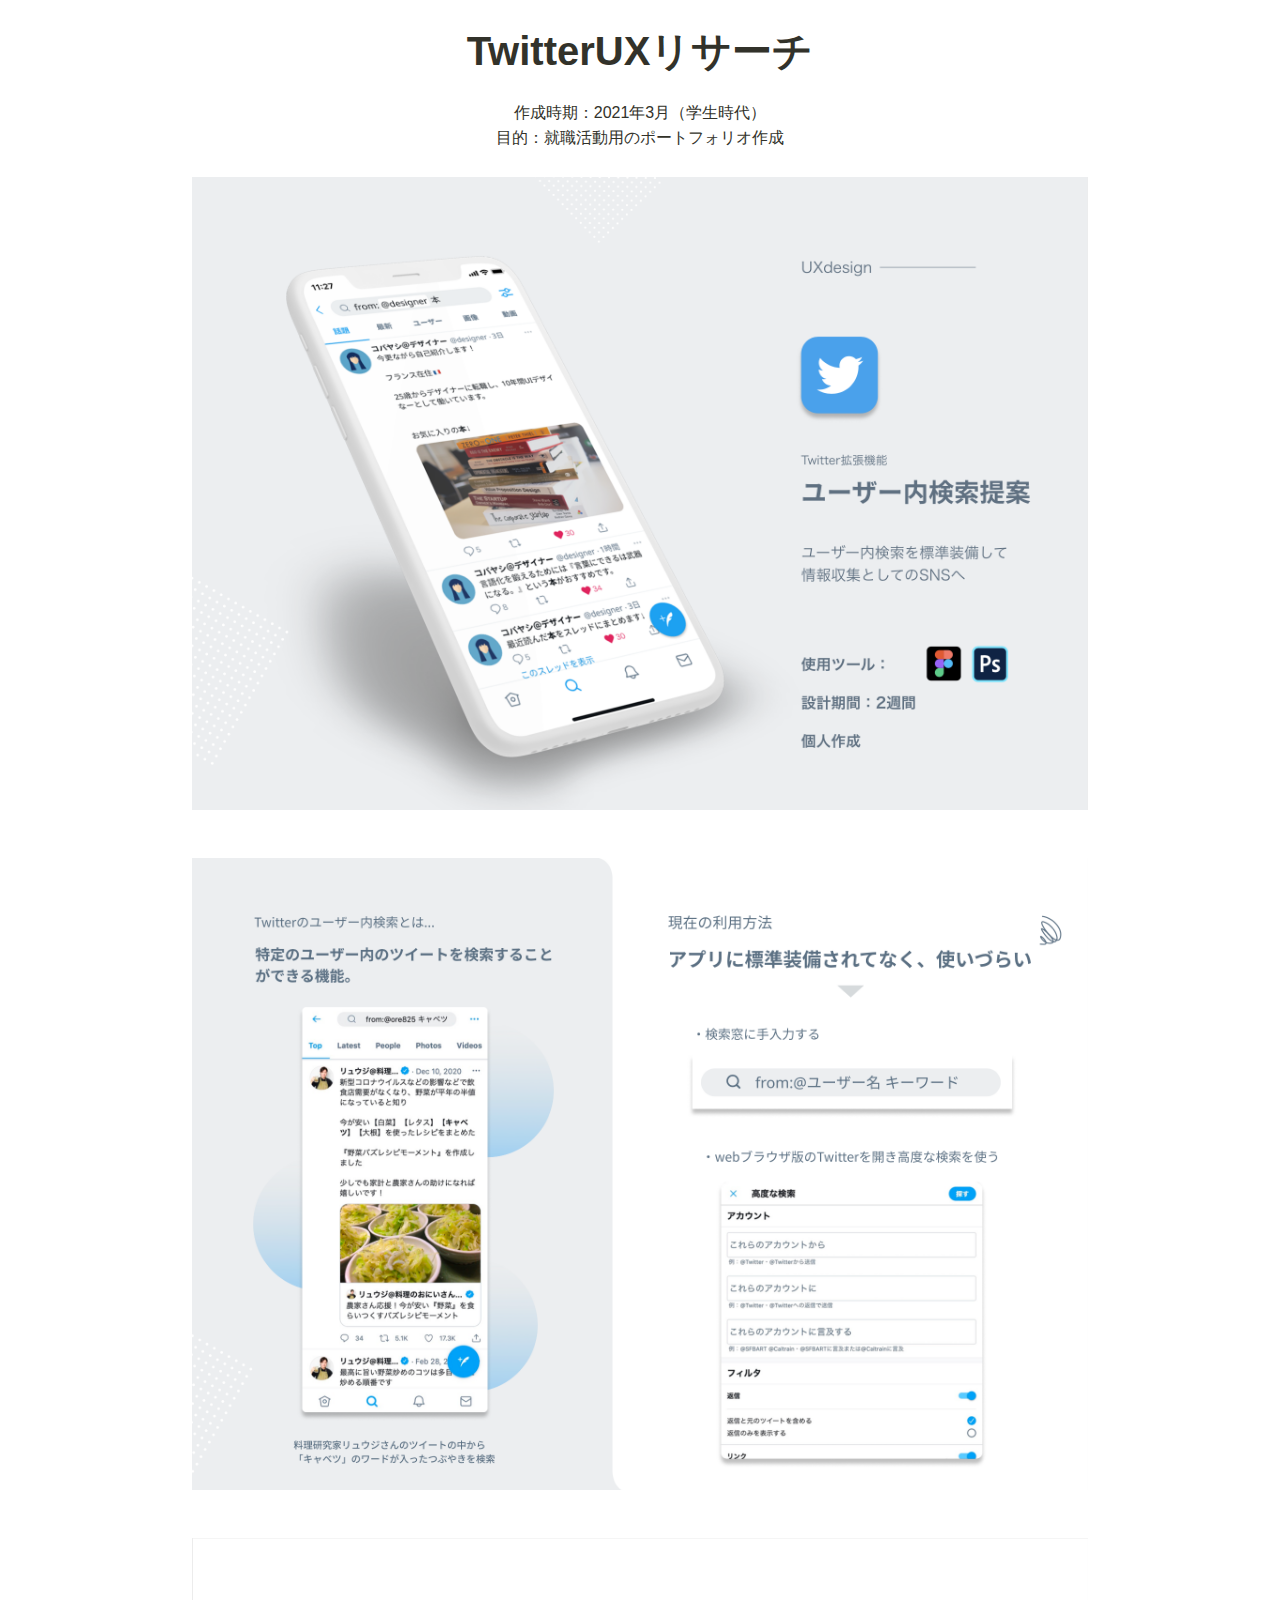
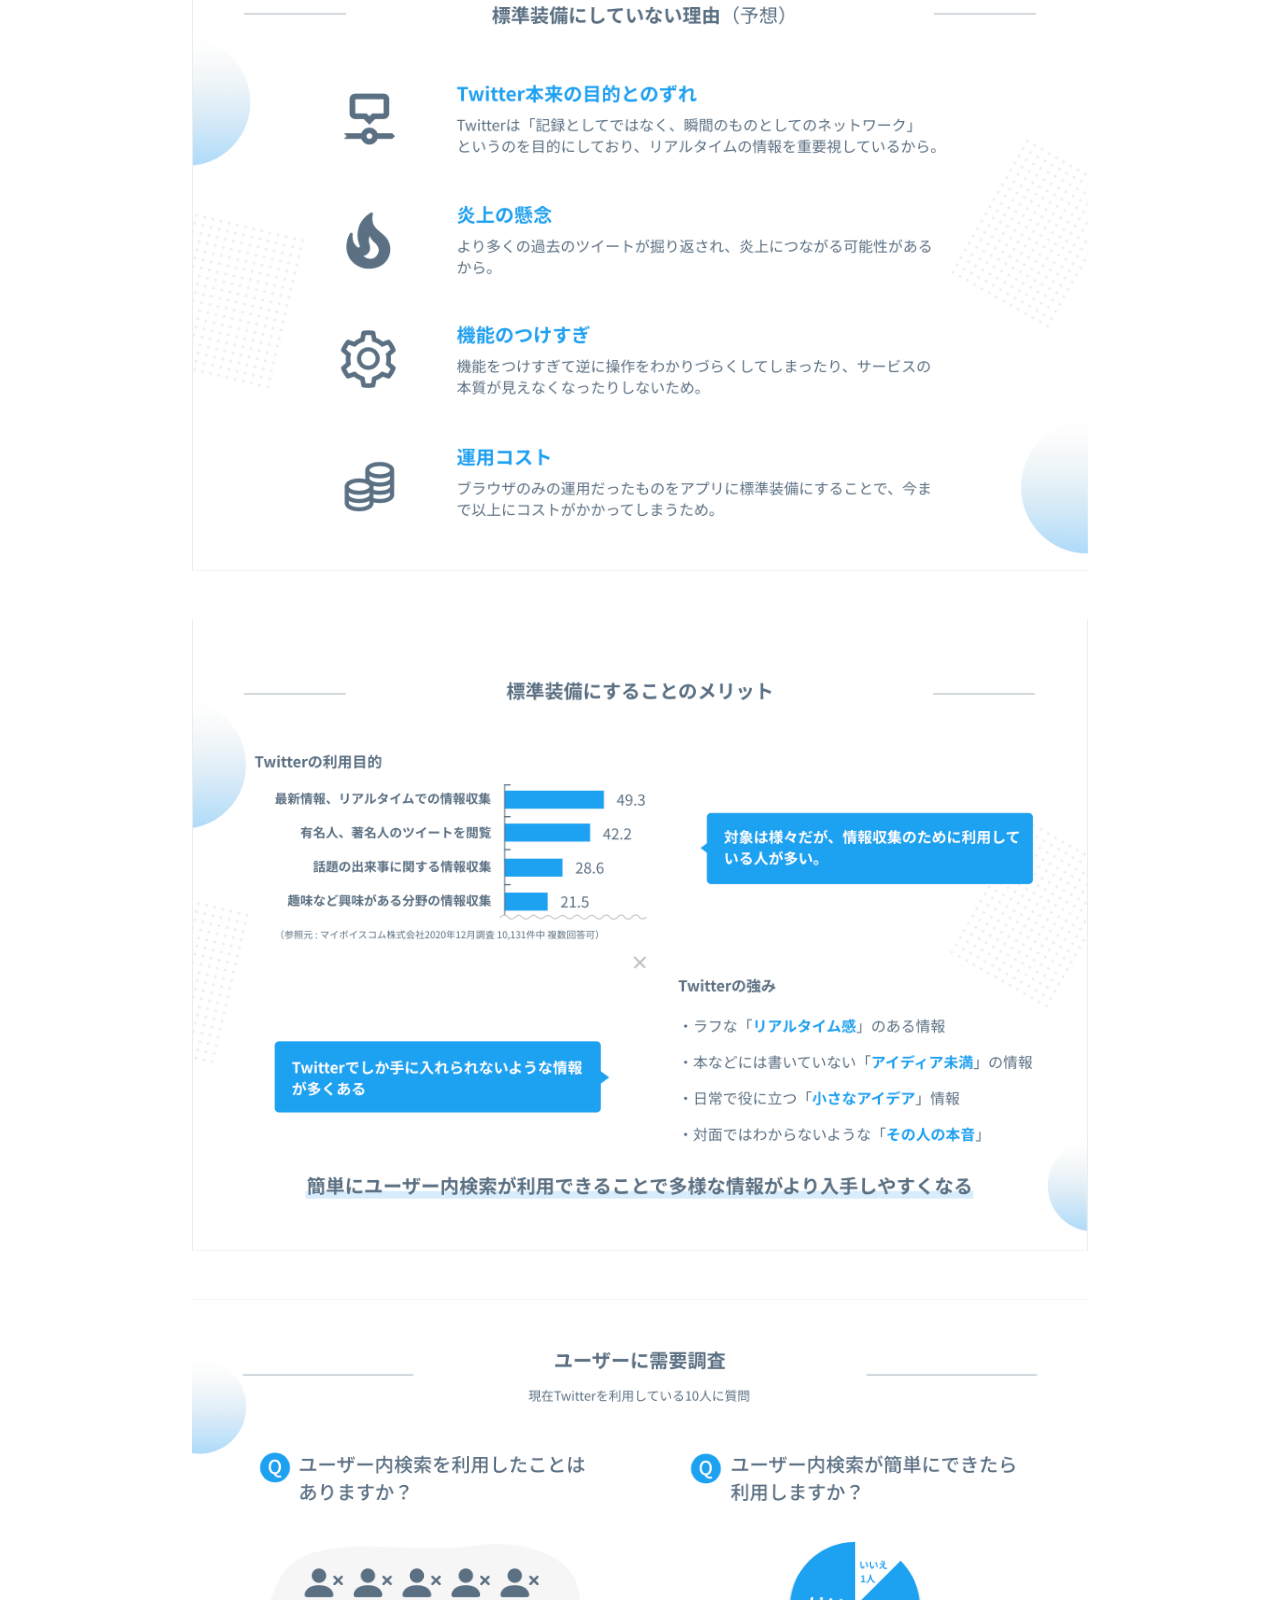
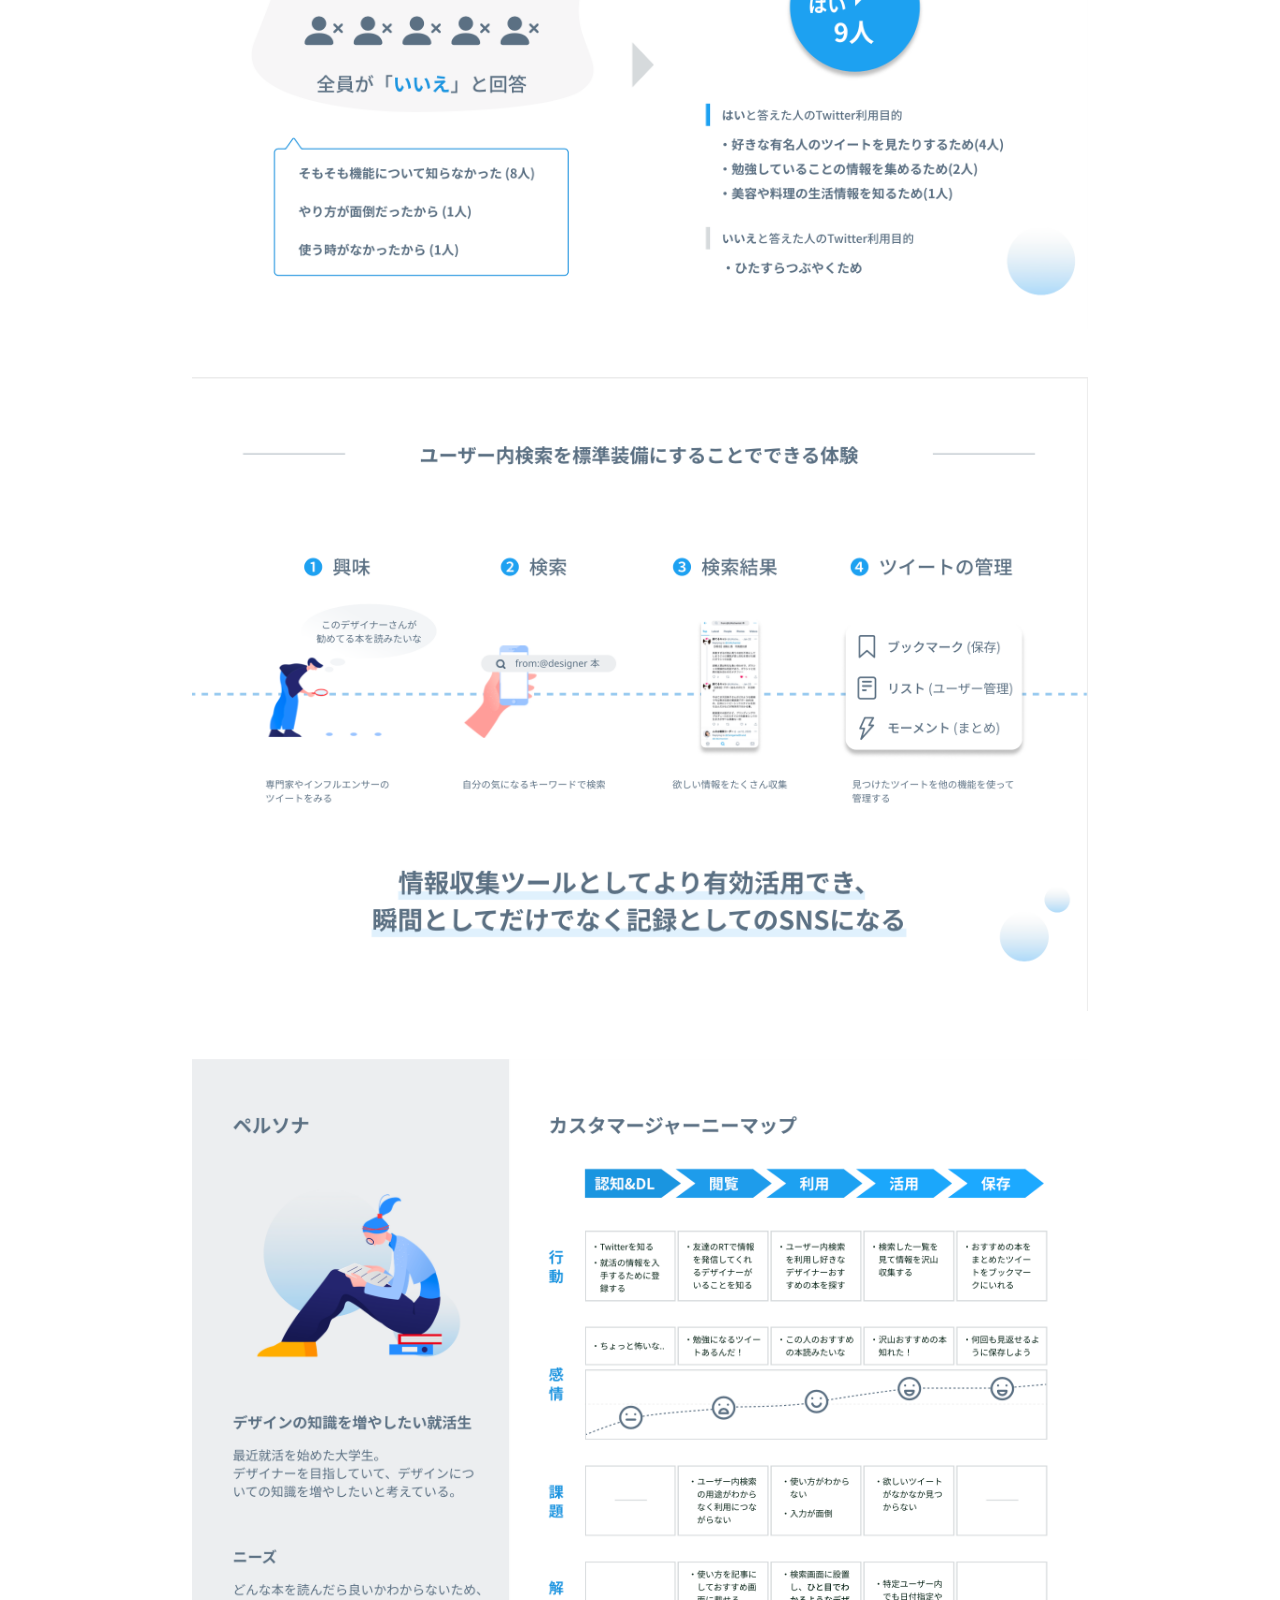
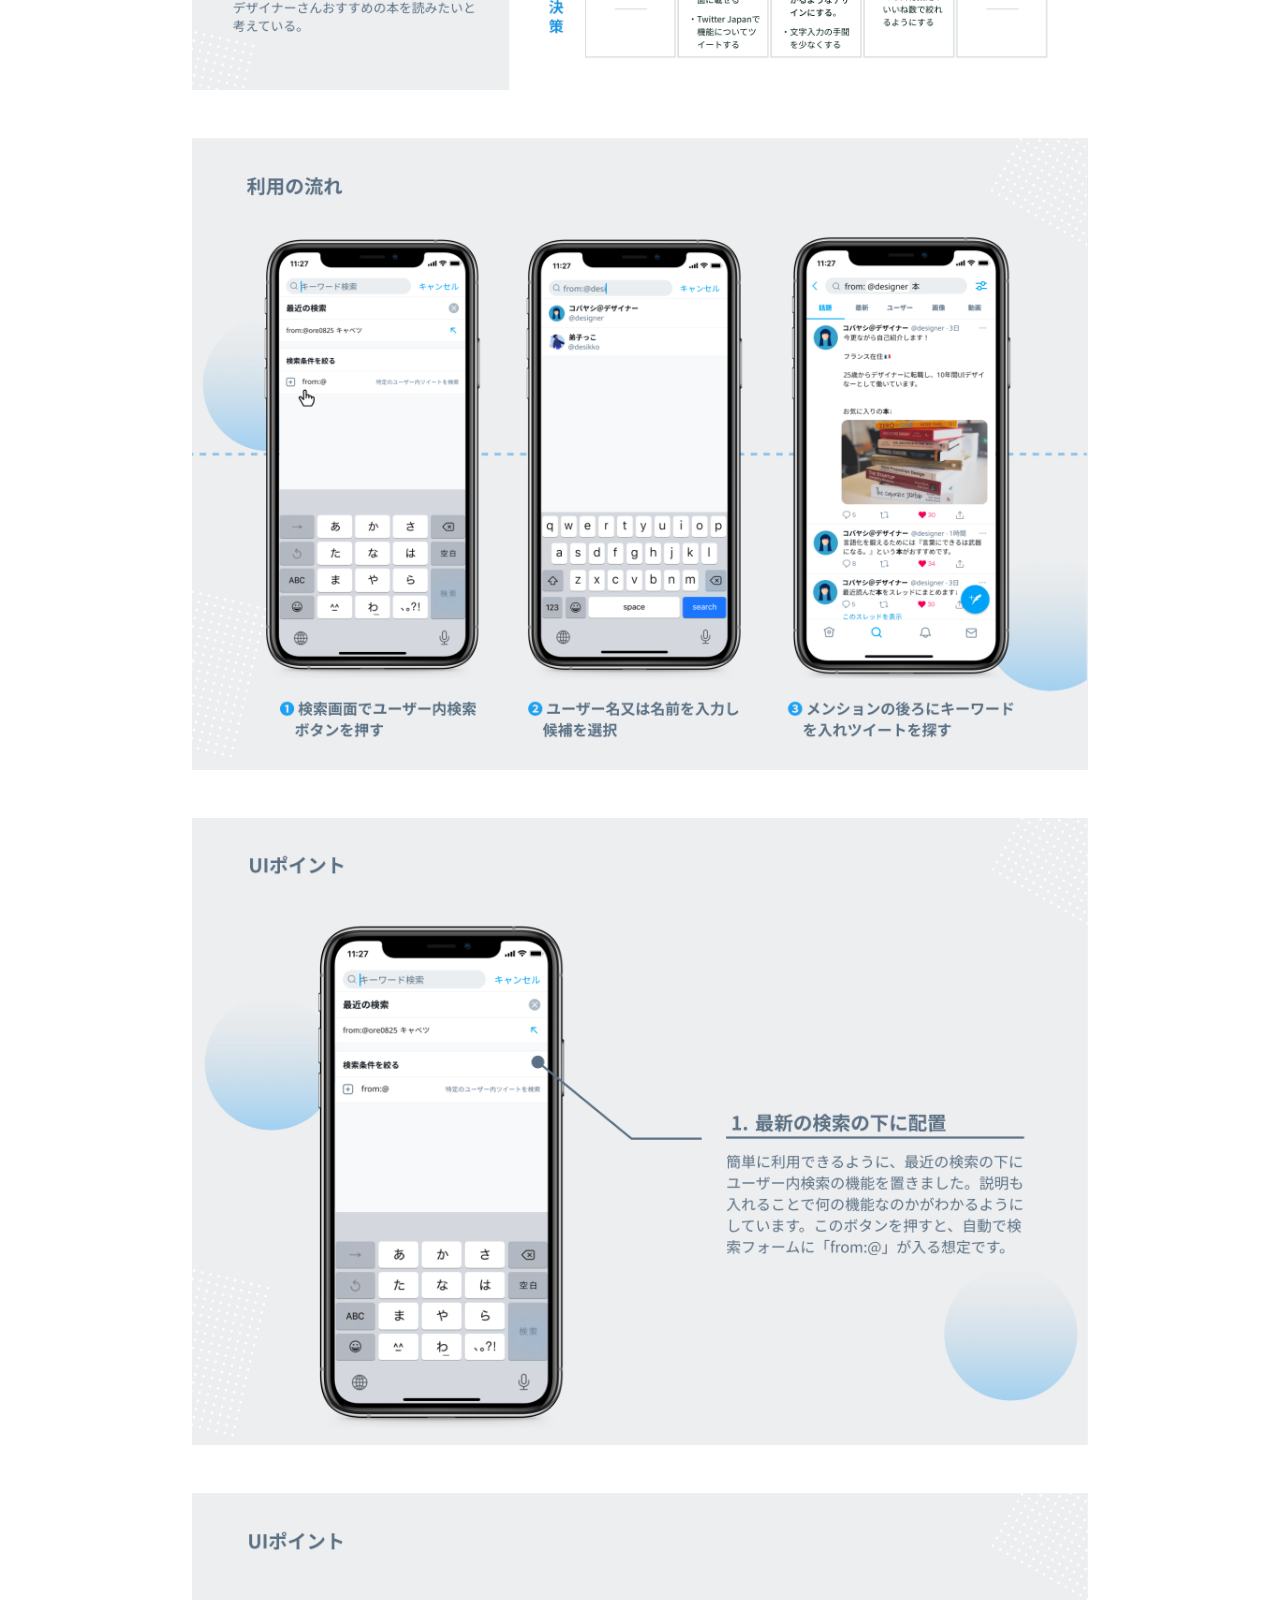
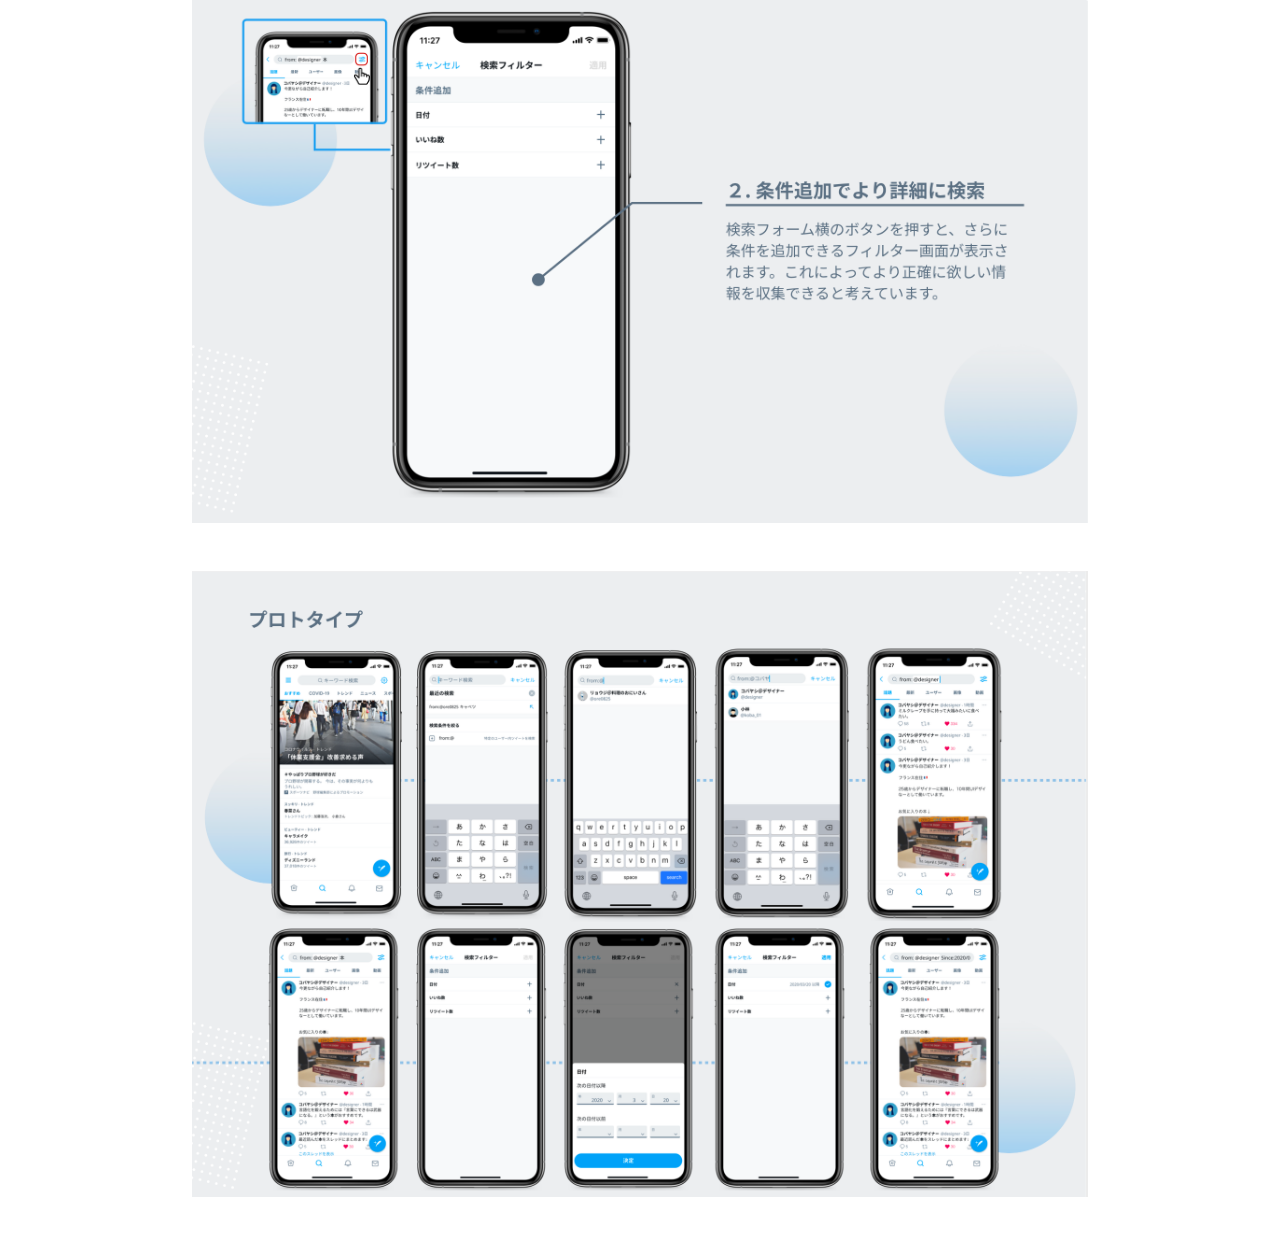
<file: twitterux.html>
<!DOCTYPE html>
<html lang="ja">
<head>
  <meta charset="UTF-8">
  <meta http-equiv="X-UA-Compatible" content="IE=edge">
  <meta name="viewport" content="width=device-width, initial-scale=1.0">
  <title>ame portfolio</title>
  <link rel="stylesheet" href="style.css">
  <link rel=”icon” href="./img/girl.png">
  <link rel="stylesheet" href="https://use.fontawesome.com/releases/v5.8.2/css/all.css" integrity="sha384-oS3vJWv+0UjzBfQzYUhtDYW+Pj2yciDJxpsK1OYPAYjqT085Qq/1cq5FLXAZQ7Ay" crossorigin="anonymous">
</head>
<body>
  <main>
    <div class="main-image">
      <div class="works-title">TwitterUXリサーチ</div>
      <div class="w-inner">
        <div class="w-detail">
          <p>作成時期：2021年3月（学生時代）</p>
          <p>目的：就職活動用のポートフォリオ作成</p>
        </div>
        <div class="w-image">
          <img src="./img/twitterux_01.png">
        </div>
        <div class="w-image">
          <img src="./img/twitterux_02.png">
        </div>
        <div class="w-image">
          <img src="./img/twitterux_03.png">
        </div>
        <div class="w-image">
          <img src="./img/twitterux_04.png">
        </div>
        <div class="w-image">
          <img src="./img/twitterux_05.png">
        </div>
        <div class="w-image">
          <img src="./img/twitterux_06.png">
        </div>
        <div class="w-image">
          <img src="./img/twitterux_07.png">
        </div>
        <div class="w-image">
          <img src="./img/twitterux_08.png">
        </div>
        <div class="w-image">
          <img src="./img/twitterux_09.png">
        </div>
        <div class="w-image">
          <img src="./img/twitterux_10.png">
        </div>
        <div class="w-image">
          <img src="./img/twitterux_11.png">
        </div>
      </div>
    </div>
  </main>
</body>
</file>
<file: style.css>
@charset "utf-8";

* {
  margin: 0;
  padding: 0;
}

html {
  scroll-behavior: smooth;
}

body {
  font-family: "Montserrat", "Noto Sans JP", sans-serif;
}

ul li {
  list-style: none;
}

.firstview {
  position: relative;
  width: 100%;
  min-height: 100vh;
  background-color: #2acadc;
}

.firstview-title { 
  position: absolute;
  top: 50%;
  left: 50%;
  transform: translateY(-50%) translateX(-50%);
  backface-visibility: hidden;
  z-index: 2;
  opacity: 0;
  animation: appear 2s 2.5s forwards;
}

.firstview-title h1 {
  font-size: 80px;
  font-weight: bold;
  text-align: center;
  color: #2b2d2e;
}

.girl {
  display: block;
  width: 100px;
  height: auto;
  margin: 0 auto;
}

.arrow-icon {
  display: block;
  margin-top: 14px;
  text-align: center;
}

.arrow-icon i {
  font-size: 4rem;
  color: #fcfcd0;
}

.drop-container {
  position: absolute;
  top: 0;
  right: 0;
  bottom: 0;
  left: 0;
  margin: auto;
  height: 200px;
  width: 200px;
}


.drop {
  position: absolute;
  top: -25%;
  width: 100%;
  height: 100%;
  border-radius: 100% 5% 100% 100%;
  transform: rotate(-45deg);
  margin: 0px;
  background: #fcfcd0;
  animation: drip 4s forwards;
}

@keyframes appear {
  0% {
    opacity: 0;
  }
  100% {
    opacity: 1;
  }
}

.drop-container:before,
.drop-container:after {
  content: '';
  position: absolute;
  z-index: -1;
  top: 55%;
  right: 50%;
  transform: translate(50%) rotateX(75deg);
  border-radius: 100%;
  opacity: 0;
  width: 75%;
  height: 75%;
  border: 5px solid #6aebf0;
  animation: dripple 2s ease-out 1s;
}

.drop-container:after {
  animation: dripple 2s ease-out 1.7s;
}

@keyframes drip {
  45% {
    top: 0;
    border-radius: 100% 5% 100% 100%;
    transform: rotate(-45deg);
  }
  100% {
    top: 0;
    transform: rotate(0deg);
    border-radius: 100%;
  }
}

/* @keyframes dripple {
  0% {
    width: 150px;
    height: 150px;
  }
  25% {
    opacity: 1;
  }
  100% {
    width: 500px;
    height: 500px;
    top: -20%;
    opacity: 0;
  }
} */

.works {
  padding: 32px 120px 56px;
  background-color: #21ab23;
  background-image: linear-gradient(to bottom, #c7d9c7 0.5px, transparent 0.5px), linear-gradient(to right, #c7d9c7  0.5px, transparent 0.5px);
  background-size: 30px 30px;
}

.works-title {
  font-size: 48px;
  font-weight: bold;
  color: #fff;
  text-align: center;
}

.works-items {
  display: grid;
  grid-template-columns: repeat(3, 1fr);
  padding-top: 32px;
  gap: 48px;
}

.works-item {
  height: auto;
  background-color: #fff;
  border: 3px solid #fff;
  transition: opacity 0.2s ease-in;
}

.works-item:hover {
  opacity: 0.7;
}

.works-item img {
  width: 100%;
  height: 100%;
  object-fit: cover;
}

.works-morebtn {
  margin-top: 40px;
  padding: 12px 24px;
  background-color: #fff;
  border: 2px solid;
  border-radius: 99px;
  border-bottom: solid 7px;
  text-align: center;
}

.works-morebtn:hover {
  background-color: #f0ef16;
} 

.works-morebtn:active {
  -webkit-transform: translateY(5px);
  transform: translateY(5px);/*下に動く*/
  border-bottom: none;
}

.works-morebtn a {
  text-decoration: none;
  color: #000;
  font-weight: bold;
}

/* プロフィール */
.profile {
  padding: 32px 120px 56px;
  background-color: #fcfcd0;
  text-align: center;
}

.profile-title {
  font-size: 48px;
  font-weight: bold;
}

.profile-skill {
  margin: 24px 0 4px;
  font-size: 24px;
  font-weight: bold;
}

.profile li:first-child {
  padding: 4px 0;
}

.profile li b {
  font-size: 18px;
}

.profile-image {
  width: 150px;
  height: 150px;
  margin: 12px auto;
}

.profile-image img {
  width: 100%;
  border-radius: 50%;
  object-fit: cover;
}

/* フッター */
footer {
  padding: 8px 0;
  background-color: #fcfcd0;
  text-align: center;
  color: #32322a;
  font-size: 14px;
}



/* worksページ */
.main-image {
  background-image: linear-gradient(to bottom, #c7d9c7 0.5px, transparent 0.5px), linear-gradient(to right, #c7d9c7  0.5px, transparent 0.5px);
  background-size: 30px 30px;
}

.w-detail {
  text-align: center;
  padding-bottom: 24px;
  color: #32322a;
}

.w-detail p{
  padding-bottom: 4px;
}

.w-image {
  width: 100%;
  height: auto;
  padding-bottom: 48px;
}

.w-image img {
  display: block;
  width: 70%;
  margin: 0 auto;
}

.main-image .works-title {
  margin: 0 0 24px;
  padding: 24px 0 0;
  color: #32322a;
  font-size: 40px;
}



@media screen and (max-width:960px) {
  .works {
    padding: 32px;
  }
  .works-items {
    grid-template-columns: repeat(2, 1fr);
  }

  .firstview-title h1 {
    font-size: 72px;
  }
}

@media screen and (max-width:768px) {
  .firstview-title h1 {
    font-size: 64px;
  }

  .w-image {
    padding-bottom: 32px;
  }
}

@media screen and (max-width:390px) {
  .firstview-title h1 {
    font-size: 48px;
  }

  .works {
    padding: 32px 24px;
  }

  .works-items {
    grid-template-columns: repeat(1, 1fr);
  }

  .profile {
    padding: 32px 24px 48px;
  }
  
  .works-items {
    gap: 24px;
  }

  .works-morebtn {
    margin-top: 24px;
  }

  .w-image {
    padding-bottom: 24px;
  }

  .w-image img {
    width: 90%;
}

  .main-image .works-title {
    font-size: 32px;
  }
}
</file>
